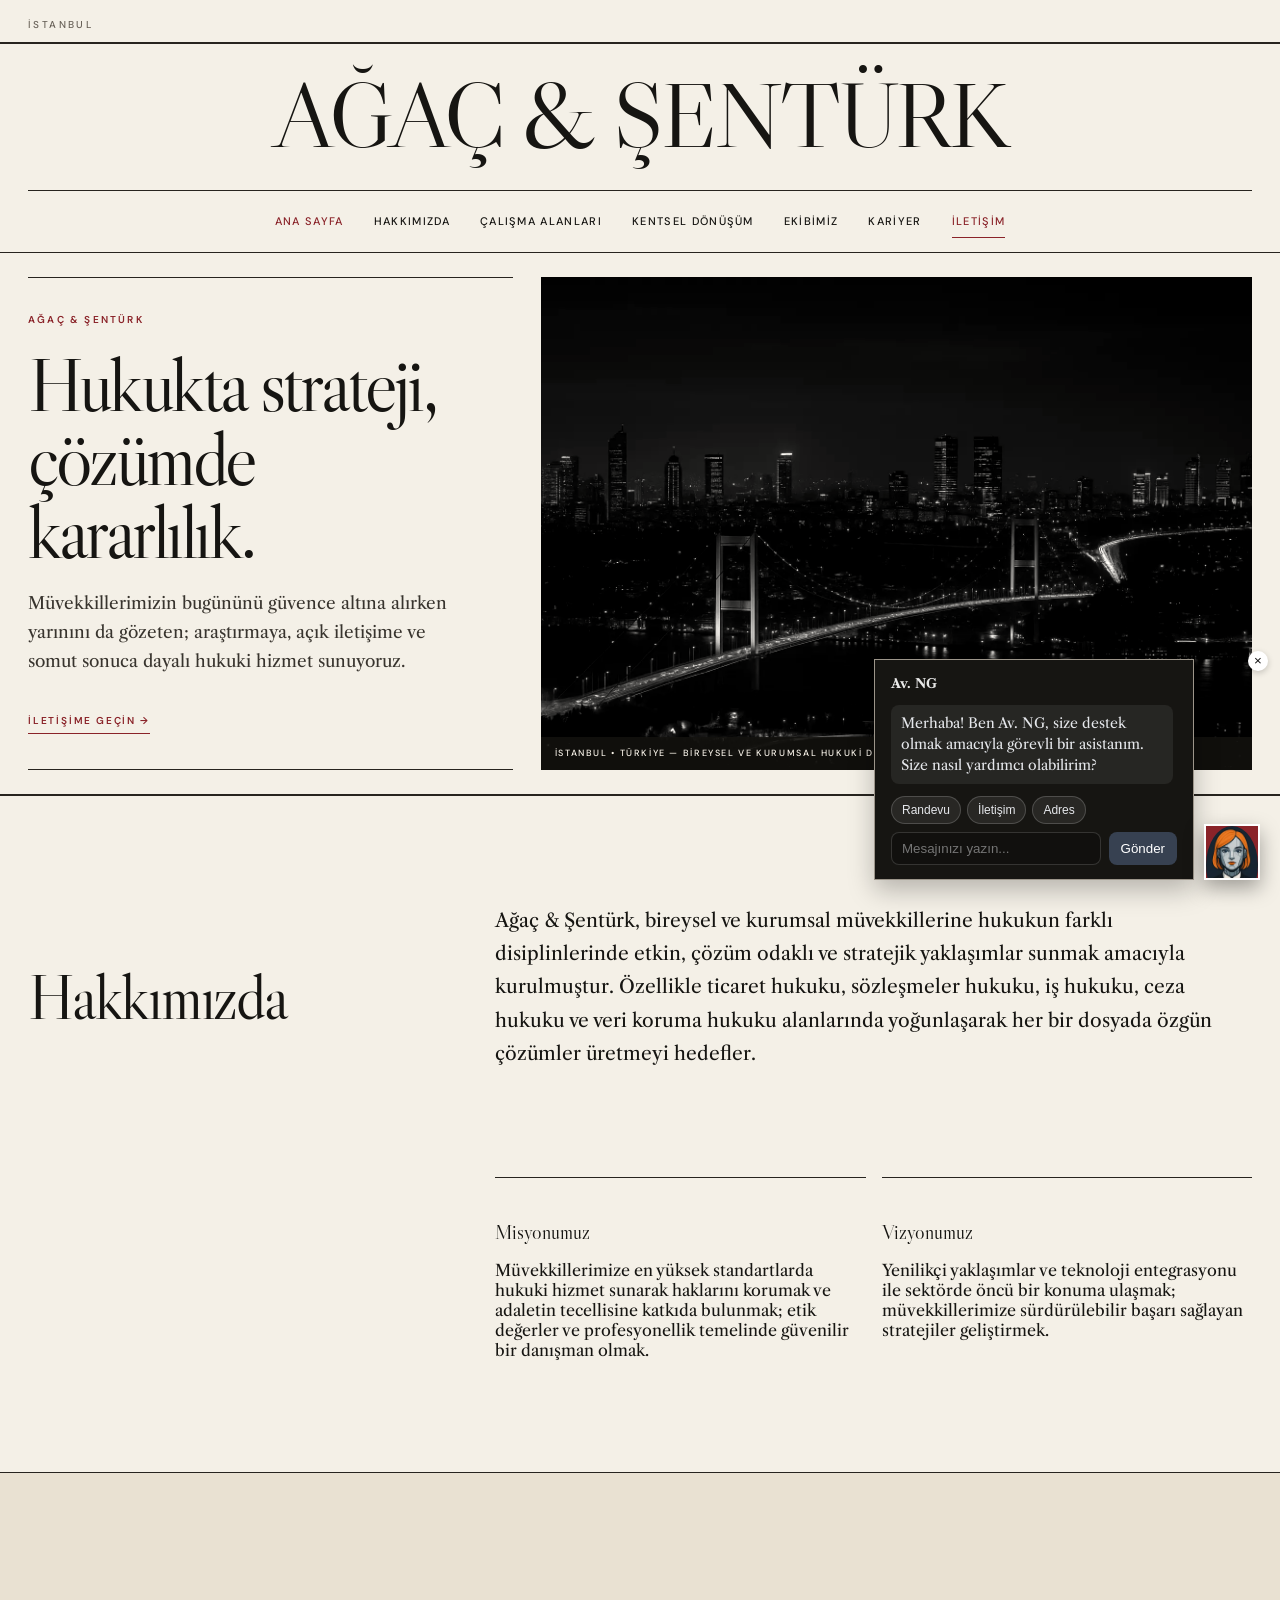
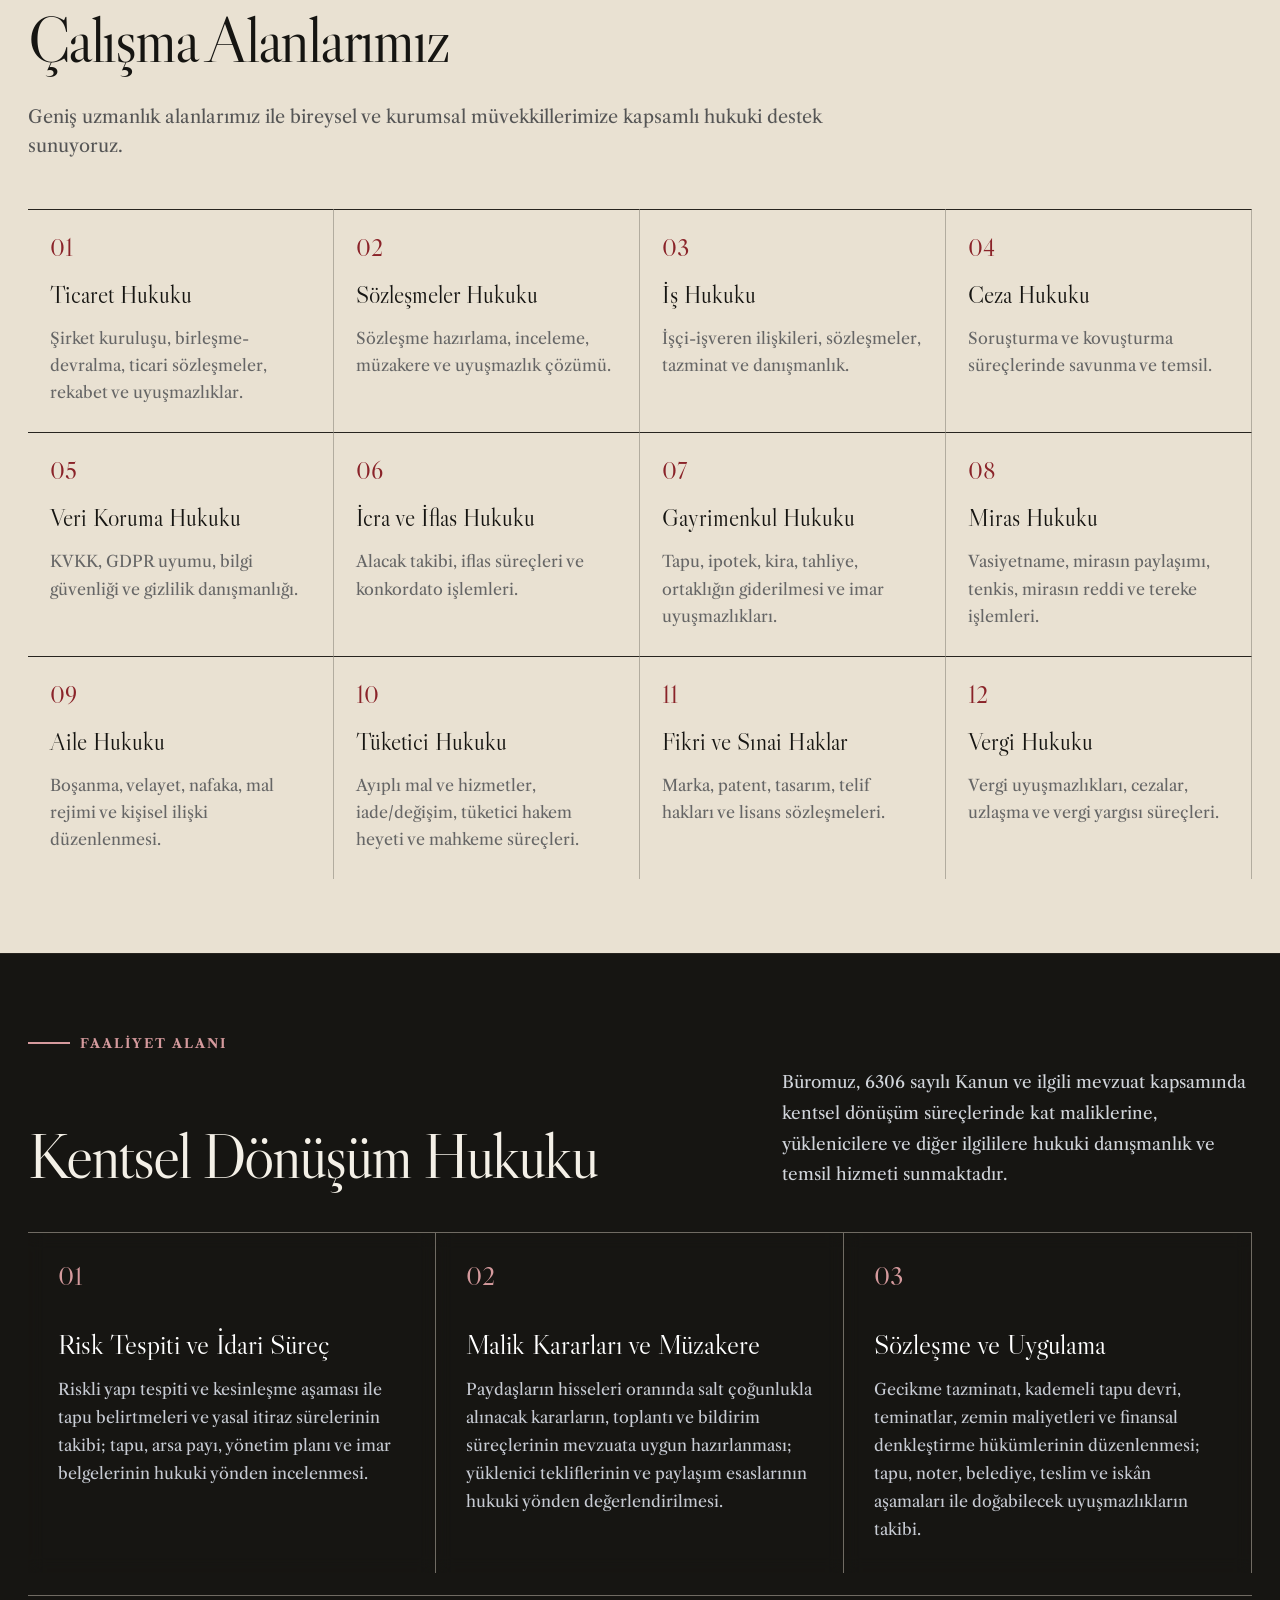
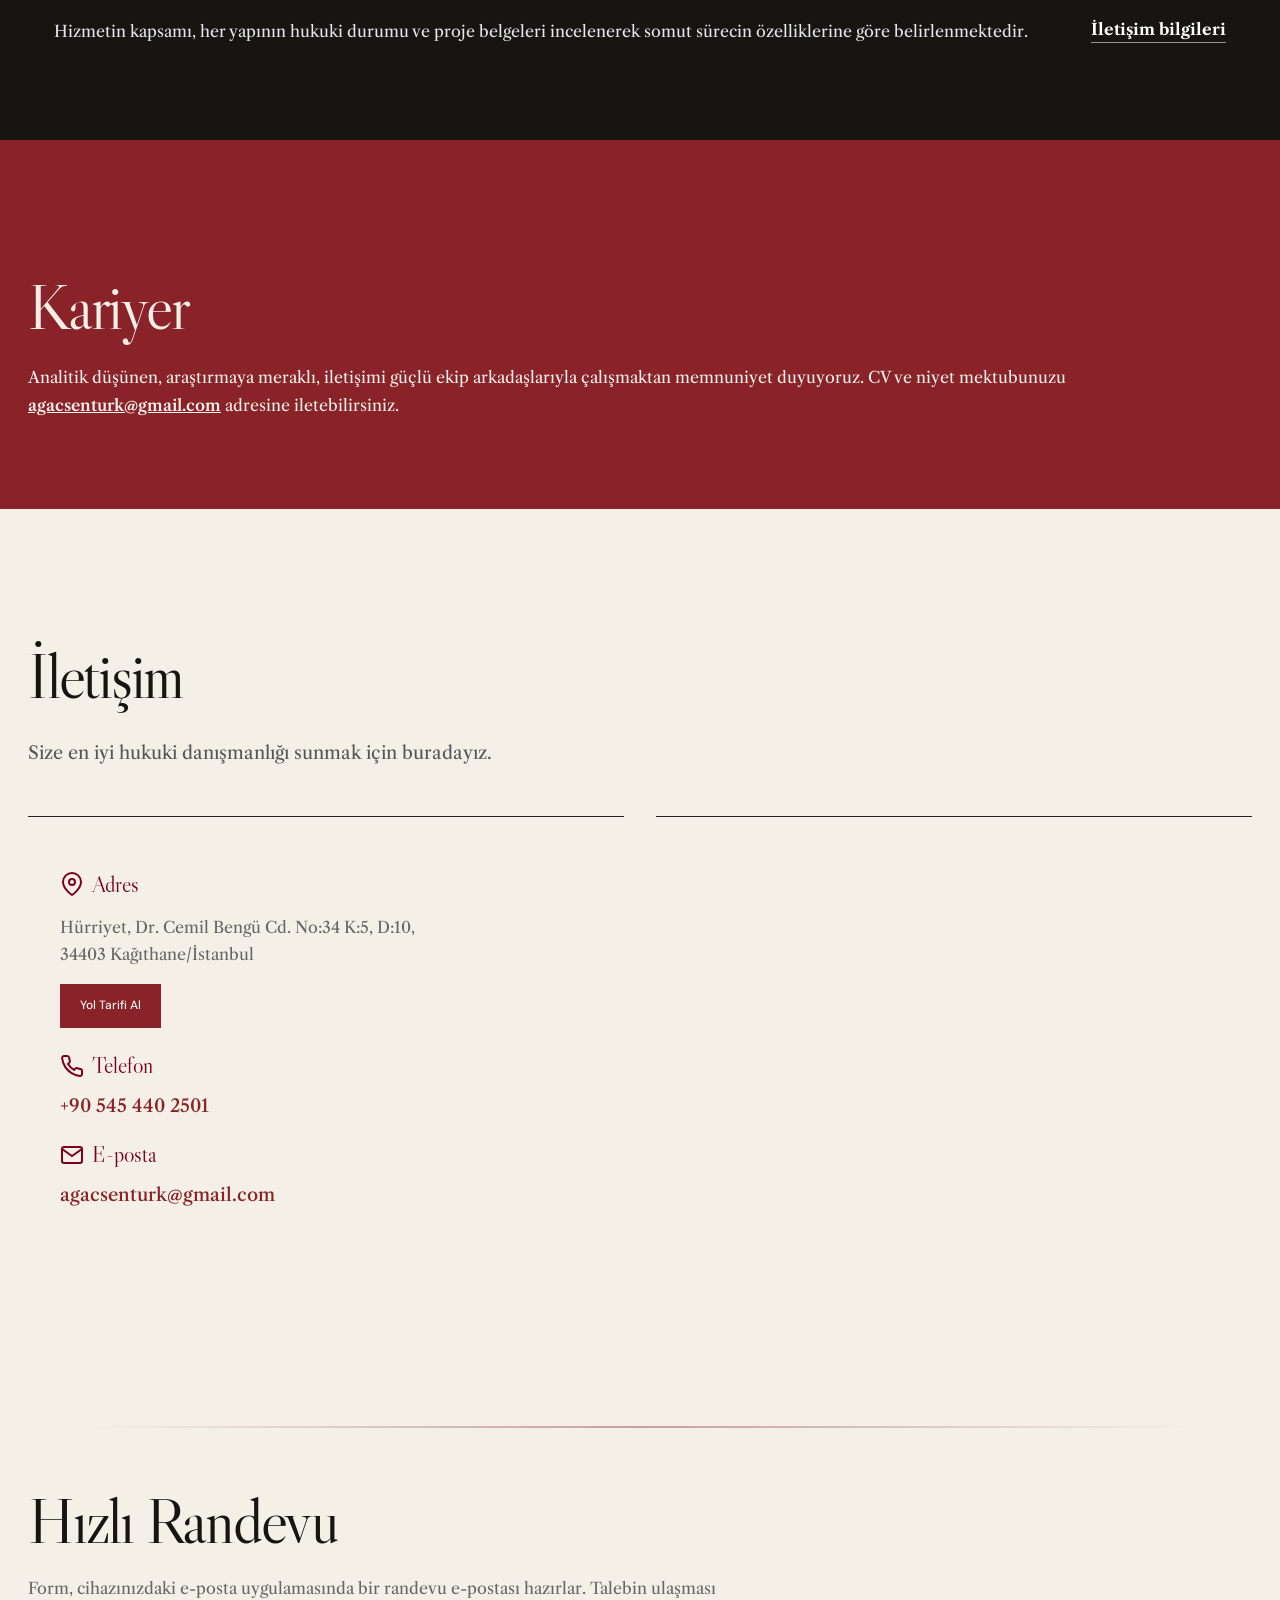
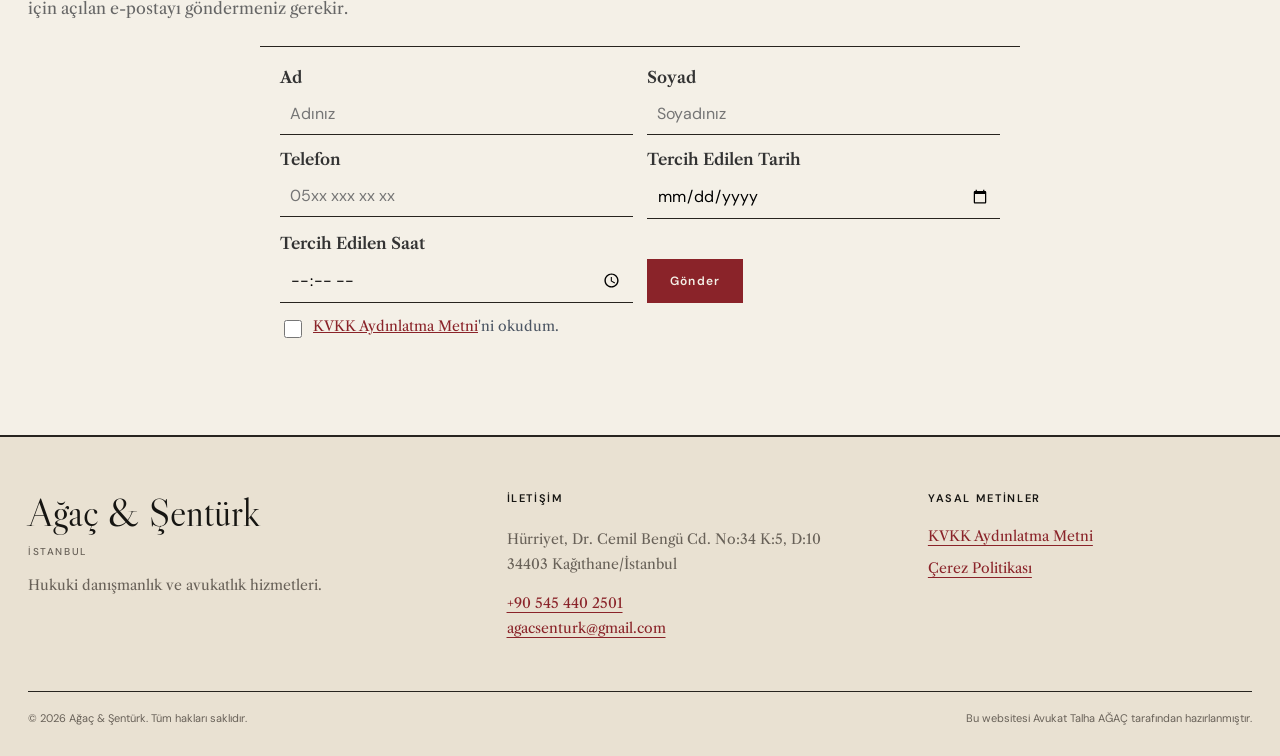
<file: index.html>
<!DOCTYPE html>
<html lang="tr">
  <head>
    <meta charset="utf-8" />
    <meta name="viewport" content="width=device-width, initial-scale=1" />
    <title>Ağaç &amp; Şentürk</title>
    <meta name="description" content="Ağaç & Şentürk — Kurumsal, güvenilir ve sonuç odaklı hukuki danışmanlık." />
    <link rel="canonical" href="https://agacsenturk.com/" />
    <link rel="icon" href="assets/favicon.svg" type="image/svg+xml" />
    <meta property="og:title" content="Ağaç &amp; Şentürk" />
    <meta property="og:description" content="Kurumsal, güvenilir ve sonuç odaklı hukuki danışmanlık." />
    <meta property="og:type" content="website" />
    <meta property="og:url" content="https://agacsenturk.com/" />
    <meta property="og:image" content="https://agacsenturk.com/assets/logo.png" />
    <link rel="icon" type="image/svg+xml" href="assets/favicon.svg" />
    <link rel="alternate icon" href="assets/favicon.svg" />
    <meta name="theme-color" content="#7A001F" />
    <style>
      :root {
        --burgundy: #7A001F;
        --black: #0B0B0B;
        --metallic: #A7A9AC;
        --light: #F3F4F6;
        --white: #ffffff;
        --darkblue: #000814;
      }
      * { box-sizing: border-box; }
      html {
        scroll-behavior: smooth;
      }
      body { 
        margin: 0; 
        font-family: ui-sans-serif, system-ui, -apple-system, Segoe UI, Roboto, Helvetica, Arial, "Apple Color Emoji", "Segoe UI Emoji"; 
        color: var(--black);
        background: #0b0b0b; /* iOS sabit arka plan uyumluluğu için düz renk yedek */
        position: relative;
        overflow-x: hidden;
      }
      /* iOS ve mobilde fixed arka plan uyumluluğu için ayrı katman */
      .bg-cover { position: fixed; inset: 0; background: url('assets/site-background.webp') center/cover no-repeat; z-index: -2; -webkit-transform: translateZ(0); transform: translateZ(0); }
      /* Arka plan overlay kaldırıldı */
      main {
        position: relative;
        z-index: 1;
      }
      .container { max-width: 1200px; margin: 0 auto; padding: 0 16px; }
      header { 
        position: sticky; 
        top: 0; 
        z-index: 50; 
        background: var(--white); 
        border-bottom: 1px solid var(--metallic);
      }
      header .row { height: 64px; display: flex; align-items: center; justify-content: space-between; }
      .menu-btn { display:none; background:transparent; border:0; padding:8px; cursor:pointer; }
      .menu-btn span { display:block; width:22px; height:2px; background:#222; margin:5px 0; transition:.2s; }
      header nav a { text-decoration: none; color: var(--black); margin-left: 18px; font-size: 14px; font-weight: 600; }
      header nav a.burgundy { color: var(--burgundy); }
      header nav a.contact-btn { background: var(--black); color: var(--white); padding: 8px 16px; border-radius: 20px; }
      header nav a.blogs-btn { background: var(--darkblue); color: var(--white); padding: 8px 16px; border-radius: 20px; margin-left: 18px; }
      .hero { 
        background: linear-gradient(135deg, rgba(11,11,11,.65) 0%, rgba(122,0,31,.55) 50%, rgba(11,11,11,.65) 100%); 
        color: var(--white);
        min-height: 100vh;
        display: flex;
        align-items: center;
        justify-content: center;
        position: relative;
      }
      .hero .wrap { 
        text-align: center;
        width: 100%;
      }
      .btn { display: inline-block; padding: 12px 20px; border-radius: 6px; text-decoration: none; font-weight: 600; }
      .btn-primary { background: var(--white); color: var(--black); }
      .btn-outline { background: transparent; color: var(--white); border: 1px solid var(--white); }
      h1, h2 { letter-spacing: .5px; }
      section { padding: 64px 0; }
      .grid { display: grid; gap: 16px; }
      .grid-3 { grid-template-columns: repeat(auto-fit, minmax(240px, 1fr)); }
      .card { background: var(--white); border: 1px solid var(--metallic); border-radius: 10px; padding: 18px; }
      .muted { color: #4B5563; }
      .muted-2 { color: #6B7280; }
      footer { background: var(--black); color: var(--white); }
      .logo { height: 36px; object-fit: contain; mix-blend-mode: multiply; }
      .footer-logo { height: 28px; object-fit: contain; mix-blend-mode: multiply; filter: grayscale(20%); }
      /* Bölüm ayırıcı */
      .section-sep { height:2px; background: linear-gradient(to right, rgba(0,0,0,0), rgba(122,0,31,.35), rgba(0,0,0,0)); max-width: 1100px; margin: 0 auto 24px; border-radius:2px }

      /* Kentsel dönüşüm faaliyet alanı */
      .urban-renewal {
        position: relative;
        overflow: hidden;
        color: var(--white);
        background:
          radial-gradient(circle at 88% 10%, rgba(122,0,31,.42), transparent 34%),
          linear-gradient(145deg, #07090d 0%, #111827 58%, #240711 100%);
      }
      .urban-renewal::before {
        content: "";
        position: absolute;
        inset: 0;
        pointer-events: none;
        background-image:
          linear-gradient(rgba(255,255,255,.025) 1px, transparent 1px),
          linear-gradient(90deg, rgba(255,255,255,.025) 1px, transparent 1px);
        background-size: 44px 44px;
        mask-image: linear-gradient(to bottom, rgba(0,0,0,.9), transparent 85%);
      }
      .urban-renewal .container { position: relative; }
      .urban-kicker {
        display: inline-flex;
        align-items: center;
        gap: 10px;
        margin-bottom: 16px;
        color: #e4c7cf;
        font-size: 13px;
        font-weight: 750;
        letter-spacing: 2px;
        text-transform: uppercase;
      }
      .urban-kicker::before { content: ""; width: 42px; height: 2px; background: #b94b68; }
      .urban-lead {
        display: grid;
        grid-template-columns: minmax(0, 1.2fr) minmax(280px, .8fr);
        gap: 48px;
        align-items: end;
        margin-bottom: 42px;
      }
      .urban-lead h2 { margin: 0; font-size: clamp(34px, 5vw, 56px); line-height: 1.08; }
      .urban-lead p { margin: 0; color: #d1d5db; font-size: 17px; line-height: 1.8; }
      .urban-services {
        display: grid;
        grid-template-columns: repeat(3, minmax(0, 1fr));
        gap: 18px;
      }
      .urban-service {
        min-height: 250px;
        padding: 28px;
        border: 1px solid rgba(255,255,255,.13);
        border-radius: 14px;
        background: rgba(255,255,255,.055);
        box-shadow: 0 18px 45px rgba(0,0,0,.18);
        backdrop-filter: blur(8px);
      }
      .urban-service .number {
        display: grid;
        place-items: center;
        width: 40px;
        height: 40px;
        margin-bottom: 24px;
        border: 1px solid rgba(255,255,255,.24);
        border-radius: 50%;
        color: #f2d8df;
        font-size: 13px;
        font-weight: 800;
      }
      .urban-service h3 { margin: 0 0 14px; color: #fff; font-size: 21px; }
      .urban-service p { margin: 0; color: #c7cbd3; line-height: 1.75; }
      .urban-note {
        display: flex;
        align-items: center;
        justify-content: space-between;
        gap: 24px;
        margin-top: 22px;
        padding: 22px 26px;
        border-left: 3px solid #b94b68;
        background: rgba(255,255,255,.04);
      }
      .urban-note p { margin: 0; color: #e5e7eb; line-height: 1.65; }
      .urban-note a {
        flex: 0 0 auto;
        color: #fff;
        font-weight: 700;
        text-decoration: none;
        border-bottom: 1px solid rgba(255,255,255,.55);
        padding-bottom: 3px;
      }

      /* Mobil düzenler */
      @media (max-width: 768px) {
        .container { padding: 0 12px; }
        header .row { height: 56px; }
        .menu-btn { display:inline-block; }
        header nav { 
          position: fixed; 
          top: 56px; 
          left: 0; 
          right: 0; 
          background: var(--white); 
          border-bottom: 1px solid var(--metallic); 
          display: none; 
          flex-direction: column; 
          padding: 12px 16px; 
        }
        header nav.show { display:flex; }
        header nav a { margin: 10px 0; padding: 8px 0; }
        header nav a.contact-btn { align-self:flex-start; border-radius: 8px; }

        .hero { min-height: 78vh; }
        .btn { padding: 10px 16px; }

        section { padding: 40px 0; }
        .grid-3 { grid-template-columns: 1fr; }
        #calisma-alanlari .container > div[style^="display:grid"] { grid-template-columns: 1fr !important; }
        #iletisim .container > div[style^="display:grid"] { grid-template-columns: 1fr !important; }
        .urban-lead { grid-template-columns: 1fr; gap: 18px; margin-bottom: 30px; }
        .urban-services { grid-template-columns: 1fr; }
        .urban-service { min-height: 0; padding: 24px; }
        .urban-note { align-items: flex-start; flex-direction: column; }

        footer .container > div { flex-direction: column !important; gap: 20px; }
        footer .container > div > div { flex: 1 1 auto !important; width: 100%; }

        /* Chatbot mobil düzeni */
        .chatbot-wrap { right: 12px; bottom: 12px; }
        .chatbot-fab { width: 48px; height: 48px; }
        .chatbot-bubble { max-width: calc(100vw - 96px); font-size: 13px; padding: 12px; }
        .chatbot-msgs { max-height: 160px; }
        .chatbot-send { padding: 8px 10px; }

        /* Hızlı randevu mobil düzeni */
        #randevuForm { grid-template-columns: 1fr !important; gap: 10px !important; padding: 16px !important; }
        #randevuForm button { width: 100%; }
      }
      /* Chatbot */
      .chatbot-wrap { position: fixed; right: 20px; bottom: 20px; z-index: 9999; display: flex; align-items: flex-end; gap: 10px; }
      .chatbot-bubble { background: var(--darkblue); color: #fff; padding: 14px 16px; border-radius: 12px 12px 12px 0; max-width: 320px; box-shadow: 0 10px 24px rgba(0,0,0,.25); font-size: 14px; line-height: 1.5; }
      .chatbot-bubble strong { display:block; margin-bottom:6px; font-size: 13px; letter-spacing:.2px; opacity:.9 }
      .chatbot-msgs { max-height: 220px; overflow:auto; padding-right: 4px; scrollbar-color: rgba(255,255,255,.25) transparent; }
      .chatbot-msgs::-webkit-scrollbar { width: 8px; }
      .chatbot-msgs::-webkit-scrollbar-track { background: rgba(255,255,255,.06); border-radius: 8px; }
      .chatbot-msgs::-webkit-scrollbar-thumb { background: rgba(255,255,255,.25); border-radius: 8px; }
      .chatbot-msgs::-webkit-scrollbar-thumb:hover { background: rgba(255,255,255,.35); }
      .chatbot-msg { margin: 0 0 10px; color:#E5E7EB; white-space: pre-line; }
      .chatbot-reply { background: rgba(255,255,255,.07); padding:8px 10px; border-radius: 8px; margin: 6px 0; }
      .chatbot-user { background: rgba(255,255,255,.14); padding:8px 10px; border-radius: 8px; margin: 6px 0; text-align: right; color:#FFF; }
      .chatbot-form { display:flex; gap:8px; margin-top:8px }
      .chatbot-input { flex:1; padding:8px 10px; border-radius:8px; border:1px solid rgba(255,255,255,.15); background:rgba(0,0,0,.2); color:#fff; outline:none }
      .chatbot-send { padding:8px 12px; border-radius:8px; border:0; background:#374151; color:#fff; cursor:pointer }
      .chatbot-quick { display:flex; flex-wrap:wrap; gap:6px; margin:6px 0 2px }
      .chatbot-chip { background: rgba(255,255,255,.08); border:1px solid rgba(255,255,255,.18); color:#E5E7EB; padding:6px 10px; border-radius:999px; cursor:pointer; font-size:12px }
      .chatbot-close { position:absolute; top:-8px; right:-8px; background:#fff; color:#111; border:0; width:20px; height:20px; border-radius:50%; cursor:pointer; box-shadow:0 2px 6px rgba(0,0,0,.2) }
      .chatbot-fab { width: 56px; height: 56px; border-radius: 50%; border: 2px solid #fff; background: #0b0b0b; display: grid; place-items:center; box-shadow: 0 8px 20px rgba(0,0,0,.35); cursor: pointer; padding:0; overflow:hidden }
      .chatbot-fab img { width:100%; height:100%; object-fit: cover; border-radius: 50%; display:block }
      .chatbot-initials { display:none; width:100%; height:100%; border-radius:50%; background:#111827; color:#fff; font-weight:700; font-size:12px; letter-spacing:.5px; align-items:center; justify-content:center }
      @media (max-width:480px){ .chatbot-bubble{ max-width:220px; font-size:13px } }
      @media (min-width: 769px) and (max-width: 1120px) {
        header nav a { margin-left: 10px; font-size: 12px; }
        header nav a.contact-btn,
        header nav a.blogs-btn { padding: 7px 10px; }
      }
      /* Çok küçük ekranlar (<=480px) */
      @media (max-width: 480px) {
        .logo { height: 44px; }
        .menu-btn span { width: 20px; }
        section { padding: 28px 0; }
        .hero { min-height: 70vh; }
        .btn { padding: 9px 14px; font-size: 14px; }
        .urban-lead h2 { font-size: 32px; }
        .urban-lead p { font-size: 15px; }
        .urban-note { padding: 20px; }
      }
      /* Tablet ve üstü için ufak iyileştirme */
      @media (min-width: 1024px) {
        #calisma-alanlari .container > div[style^="display:grid"] { grid-template-columns: repeat(3, 1fr) !important; }
      }
      /* Hareket azalt tercihi */
      @media (prefers-reduced-motion: reduce) {
        * { transition: none !important; animation: none !important; }
      }
    </style>
    <link rel="stylesheet" href="assets/editorial.css" />
    <script type="application/ld+json">
      {
        "@context": "https://schema.org",
        "@type": "LegalService",
        "name": "Ağaç & Şentürk",
        "url": "https://agacsenturk.com/",
        "logo": "https://agacsenturk.com/assets/logo.png",
        "email": "agacsenturk@gmail.com",
        "address": {
          "@type": "PostalAddress",
          "streetAddress": "Hürriyet, Dr. Cemil Bengü Cd. No:34 K:5, D:10",
          "addressLocality": "Kağıthane",
          "postalCode": "34403",
          "addressCountry": "TR",
          "addressRegion": "İstanbul"
        },
        "telephone": "+90 545 440 2501"
      }
    </script>
  </head>
  <body>
    <div class="bg-cover" aria-hidden="true"></div>
    <a class="skip-link" href="#main-content">İçeriğe geç</a>
    <header class="site-header">
      <div class="container row">
        <a class="editorial-brand" href="index.html" aria-label="Ağaç ve Şentürk ana sayfa">
          <strong>Ağaç &amp; Şentürk</strong>
        </a>
        <button class="menu-btn" type="button" aria-label="Menüyü aç" aria-expanded="false" aria-controls="site-nav">
          <span aria-hidden="true">☰</span>
        </button>
        <nav id="site-nav" aria-label="Ana menü">
          <a href="index.html" aria-current="page">Ana Sayfa</a>
          <a href="index.html#hakkimizda">Hakkımızda</a>
          <a href="index.html#calisma-alanlari">Çalışma Alanları</a>
          <a href="index.html#kentsel-donusum">Kentsel Dönüşüm</a>
          <a href="avukatlar.html">Ekibimiz</a>
          <a href="index.html#kariyer">Kariyer</a>
          <a href="iletisim.html" class="contact-btn">İletişim</a>
        </nav>
      </div>
    </header>

    <main id="main-content">
      <section class="hero">
        <div class="container wrap editorial-hero">
          <div class="hero-copy">
            <span class="eyebrow">Ağaç &amp; Şentürk</span>
            <h1>Hukukta strateji,<br />çözümde kararlılık.</h1>
            <p class="hero-deck">Müvekkillerimizin bugününü güvence altına alırken yarınını da gözeten; araştırmaya, açık iletişime ve somut sonuca dayalı hukuki hizmet sunuyoruz.</p>
            <a href="#iletisim" class="btn btn-primary">İletişime geçin →</a>
          </div>
          <figure class="hero-media">
            <img src="assets/site-background.webp" alt="Gece İstanbul silüeti ve Boğaz Köprüsü" width="1536" height="1024" />
            <figcaption>İstanbul • Türkiye — Bireysel ve kurumsal hukuki danışmanlık</figcaption>
          </figure>
        </div>
      </section>

      <section id="hakkimizda">
        <div class="container">
          <h2 style="font-size:32px;font-weight:800;color:var(--white);margin-bottom:18px">Hakkımızda</h2>
          <p style="color:var(--white);line-height:1.7">Ağaç & Şentürk, bireysel ve kurumsal müvekkillerine hukukun farklı disiplinlerinde etkin, çözüm odaklı ve stratejik yaklaşımlar sunmak amacıyla kurulmuştur. Özellikle ticaret hukuku, sözleşmeler hukuku, iş hukuku, ceza hukuku ve veri koruma hukuku alanlarında yoğunlaşarak her bir dosyada özgün çözümler üretmeyi hedefler.</p>
          <div class="grid" style="grid-template-columns:repeat(auto-fit,minmax(260px,1fr));gap:16px;margin-top:28px">
            <div class="card">
              <h3 style="font-size:20px;font-weight:700;margin-bottom:8px">Misyonumuz</h3>
              <p class="muted">Müvekkillerimize en yüksek standartlarda hukuki hizmet sunarak haklarını korumak ve adaletin tecellisine katkıda bulunmak; etik değerler ve profesyonellik temelinde güvenilir bir danışman olmak.</p>
            </div>
            <div class="card">
              <h3 style="font-size:20px;font-weight:700;margin-bottom:8px">Vizyonumuz</h3>
              <p class="muted">Yenilikçi yaklaşımlar ve teknoloji entegrasyonu ile sektörde öncü bir konuma ulaşmak; müvekkillerimize sürdürülebilir başarı sağlayan stratejiler geliştirmek.</p>
            </div>
          </div>
        </div>
      </section>

      <section id="calisma-alanlari" style="background:linear-gradient(to bottom, #f8f9fa, #fff);padding:80px 0">
        <div class="container">
          <h2 style="font-size:38px;font-weight:800;color:var(--burgundy);margin-bottom:24px;text-align:center;letter-spacing:0.5px">
            Çalışma Alanlarımız
          </h2>
          <p style="text-align:center;max-width:800px;margin:0 auto 48px;color:#555;font-size:18px;line-height:1.6">
            Geniş uzmanlık alanlarımız ile bireysel ve kurumsal müvekkillerimize kapsamlı hukuki destek sunuyoruz.
          </p>
          <div style="display:grid;grid-template-columns:repeat(auto-fit, minmax(300px, 1fr));gap:24px;margin-top:20px">
            <div style="background:white;border-radius:12px;padding:32px;box-shadow:0 4px 20px rgba(0,0,0,0.05);transition:all 0.3s ease;border:1px solid rgba(122,0,31,0.1);position:relative;overflow:hidden">
              <div style="position:absolute;top:0;left:0;width:4px;height:100%;background:var(--burgundy)"></div>
              <h3 style="color:var(--burgundy);font-size:22px;margin:0 0 16px;font-weight:700">Ticaret Hukuku</h3>
              <p style="color:#666;line-height:1.7;margin:0">Şirket kuruluşu, birleşme-devralma, ticari sözleşmeler, rekabet ve uyuşmazlıklar.</p>
            </div>
            <div style="background:white;border-radius:12px;padding:32px;box-shadow:0 4px 20px rgba(0,0,0,0.05);transition:all 0.3s ease;border:1px solid rgba(122,0,31,0.1);position:relative;overflow:hidden">
              <div style="position:absolute;top:0;left:0;width:4px;height:100%;background:var(--burgundy)"></div>
              <h3 style="color:var(--burgundy);font-size:22px;margin:0 0 16px;font-weight:700">Sözleşmeler Hukuku</h3>
              <p style="color:#666;line-height:1.7;margin:0">Sözleşme hazırlama, inceleme, müzakere ve uyuşmazlık çözümü.</p>
            </div>
            <div style="background:white;border-radius:12px;padding:32px;box-shadow:0 4px 20px rgba(0,0,0,0.05);transition:all 0.3s ease;border:1px solid rgba(122,0,31,0.1);position:relative;overflow:hidden">
              <div style="position:absolute;top:0;left:0;width:4px;height:100%;background:var(--burgundy)"></div>
              <h3 style="color:var(--burgundy);font-size:22px;margin:0 0 16px;font-weight:700">İş Hukuku</h3>
              <p style="color:#666;line-height:1.7;margin:0">İşçi-işveren ilişkileri, sözleşmeler, tazminat ve danışmanlık.</p>
            </div>
            <div style="background:white;border-radius:12px;padding:32px;box-shadow:0 4px 20px rgba(0,0,0,0.05);transition:all 0.3s ease;border:1px solid rgba(122,0,31,0.1);position:relative;overflow:hidden">
              <div style="position:absolute;top:0;left:0;width:4px;height:100%;background:var(--burgundy)"></div>
              <h3 style="color:var(--burgundy);font-size:22px;margin:0 0 16px;font-weight:700">Ceza Hukuku</h3>
              <p style="color:#666;line-height:1.7;margin:0">Soruşturma ve kovuşturma süreçlerinde savunma ve temsil.</p>
            </div>
            <div style="background:white;border-radius:12px;padding:32px;box-shadow:0 4px 20px rgba(0,0,0,0.05);transition:all 0.3s ease;border:1px solid rgba(122,0,31,0.1);position:relative;overflow:hidden">
              <div style="position:absolute;top:0;left:0;width:4px;height:100%;background:var(--burgundy)"></div>
              <h3 style="color:var(--burgundy);font-size:22px;margin:0 0 16px;font-weight:700">Veri Koruma Hukuku</h3>
              <p style="color:#666;line-height:1.7;margin:0">KVKK, GDPR uyumu, bilgi güvenliği ve gizlilik danışmanlığı.</p>
            </div>
            <div style="background:white;border-radius:12px;padding:32px;box-shadow:0 4px 20px rgba(0,0,0,0.05);transition:all 0.3s ease;border:1px solid rgba(122,0,31,0.1);position:relative;overflow:hidden">
              <div style="position:absolute;top:0;left:0;width:4px;height:100%;background:var(--burgundy)"></div>
              <h3 style="color:var(--burgundy);font-size:22px;margin:0 0 16px;font-weight:700">İcra ve İflas Hukuku</h3>
              <p style="color:#666;line-height:1.7;margin:0">Alacak takibi, iflas süreçleri ve konkordato işlemleri.</p>
            </div>
            <div style="background:white;border-radius:12px;padding:32px;box-shadow:0 4px 20px rgba(0,0,0,0.05);transition:all 0.3s ease;border:1px solid rgba(122,0,31,0.1);position:relative;overflow:hidden">
              <div style="position:absolute;top:0;left:0;width:4px;height:100%;background:var(--burgundy)"></div>
              <h3 style="color:var(--burgundy);font-size:22px;margin:0 0 16px;font-weight:700">Gayrimenkul Hukuku</h3>
              <p style="color:#666;line-height:1.7;margin:0">Tapu, ipotek, kira, tahliye, ortaklığın giderilmesi ve imar uyuşmazlıkları.</p>
            </div>
            <div style="background:white;border-radius:12px;padding:32px;box-shadow:0 4px 20px rgba(0,0,0,0.05);transition:all 0.3s ease;border:1px solid rgba(122,0,31,0.1);position:relative;overflow:hidden">
              <div style="position:absolute;top:0;left:0;width:4px;height:100%;background:var(--burgundy)"></div>
              <h3 style="color:var(--burgundy);font-size:22px;margin:0 0 16px;font-weight:700">Miras Hukuku</h3>
              <p style="color:#666;line-height:1.7;margin:0">Vasiyetname, mirasın paylaşımı, tenkis, mirasın reddi ve tereke işlemleri.</p>
            </div>
            <div style="background:white;border-radius:12px;padding:32px;box-shadow:0 4px 20px rgba(0,0,0,0.05);transition:all 0.3s ease;border:1px solid rgba(122,0,31,0.1);position:relative;overflow:hidden">
              <div style="position:absolute;top:0;left:0;width:4px;height:100%;background:var(--burgundy)"></div>
              <h3 style="color:var(--burgundy);font-size:22px;margin:0 0 16px;font-weight:700">Aile Hukuku</h3>
              <p style="color:#666;line-height:1.7;margin:0">Boşanma, velayet, nafaka, mal rejimi ve kişisel ilişki düzenlenmesi.</p>
            </div>
            <div style="background:white;border-radius:12px;padding:32px;box-shadow:0 4px 20px rgba(0,0,0,0.05);transition:all 0.3s ease;border:1px solid rgba(122,0,31,0.1);position:relative;overflow:hidden">
              <div style="position:absolute;top:0;left:0;width:4px;height:100%;background:var(--burgundy)"></div>
              <h3 style="color:var(--burgundy);font-size:22px;margin:0 0 16px;font-weight:700">Tüketici Hukuku</h3>
              <p style="color:#666;line-height:1.7;margin:0">Ayıplı mal ve hizmetler, iade/değişim, tüketici hakem heyeti ve mahkeme süreçleri.</p>
            </div>
            <div style="background:white;border-radius:12px;padding:32px;box-shadow:0 4px 20px rgba(0,0,0,0.05);transition:all 0.3s ease;border:1px solid rgba(122,0,31,0.1);position:relative;overflow:hidden">
              <div style="position:absolute;top:0;left:0;width:4px;height:100%;background:var(--burgundy)"></div>
              <h3 style="color:var(--burgundy);font-size:22px;margin:0 0 16px;font-weight:700">Fikri ve Sınai Haklar</h3>
              <p style="color:#666;line-height:1.7;margin:0">Marka, patent, tasarım, telif hakları ve lisans sözleşmeleri.</p>
            </div>
            <div style="background:white;border-radius:12px;padding:32px;box-shadow:0 4px 20px rgba(0,0,0,0.05);transition:all 0.3s ease;border:1px solid rgba(122,0,31,0.1);position:relative;overflow:hidden">
              <div style="position:absolute;top:0;left:0;width:4px;height:100%;background:var(--burgundy)"></div>
              <h3 style="color:var(--burgundy);font-size:22px;margin:0 0 16px;font-weight:700">Vergi Hukuku</h3>
              <p style="color:#666;line-height:1.7;margin:0">Vergi uyuşmazlıkları, cezalar, uzlaşma ve vergi yargısı süreçleri.</p>
            </div>
          </div>
        </div>
      </section>

      <section id="kentsel-donusum" class="urban-renewal" aria-labelledby="kentsel-donusum-baslik">
        <div class="container">
          <span class="urban-kicker">Faaliyet Alanı</span>
          <div class="urban-lead">
            <h2 id="kentsel-donusum-baslik">Kentsel Dönüşüm Hukuku</h2>
            <p>
              Büromuz, 6306 sayılı Kanun ve ilgili mevzuat kapsamında kentsel dönüşüm
              süreçlerinde kat maliklerine, yüklenicilere ve diğer ilgililere hukuki
              danışmanlık ve temsil hizmeti sunmaktadır.
            </p>
          </div>

          <div class="urban-services">
            <article class="urban-service">
              <span class="number" aria-hidden="true">01</span>
              <h3>Risk Tespiti ve İdari Süreç</h3>
              <p>
                Riskli yapı tespiti ve kesinleşme aşaması ile tapu belirtmeleri ve yasal
                itiraz sürelerinin takibi; tapu, arsa payı, yönetim planı ve imar
                belgelerinin hukuki yönden incelenmesi.
              </p>
            </article>

            <article class="urban-service">
              <span class="number" aria-hidden="true">02</span>
              <h3>Malik Kararları ve Müzakere</h3>
              <p>
                Paydaşların hisseleri oranında salt çoğunlukla alınacak kararların,
                toplantı ve bildirim süreçlerinin mevzuata uygun hazırlanması; yüklenici
                tekliflerinin ve paylaşım esaslarının hukuki yönden değerlendirilmesi.
              </p>
            </article>

            <article class="urban-service">
              <span class="number" aria-hidden="true">03</span>
              <h3>Sözleşme ve Uygulama</h3>
              <p>
                Gecikme tazminatı, kademeli tapu devri, teminatlar, zemin maliyetleri ve
                finansal denkleştirme hükümlerinin düzenlenmesi; tapu, noter, belediye,
                teslim ve iskân aşamaları ile doğabilecek uyuşmazlıkların takibi.
              </p>
            </article>
          </div>

          <div class="urban-note">
            <p>
              Hizmetin kapsamı, her yapının hukuki durumu ve proje belgeleri incelenerek
              somut sürecin özelliklerine göre belirlenmektedir.
            </p>
            <a href="#iletisim">İletişim bilgileri</a>
          </div>
        </div>
      </section>

      <section id="kariyer" style="background:linear-gradient(135deg, rgba(11,11,11,.8) 0%, rgba(122,0,31,.7) 60%, rgba(11,11,11,.8) 100%);color:var(--white);position:relative">
        <div class="container">
          <h2 style="font-size:32px;font-weight:800;color:var(--white);margin-bottom:18px">Kariyer</h2>
          <p style="color:var(--white);line-height:1.7">Analitik düşünen, araştırmaya meraklı, iletişimi güçlü ekip arkadaşlarıyla çalışmaktan memnuniyet duyuyoruz. CV ve niyet mektubunuzu <a href="mailto:agacsenturk@gmail.com" style="color:var(--white);font-weight:600;text-decoration:underline">agacsenturk@gmail.com</a> adresine iletebilirsiniz.</p>
        </div>
      </section>

      <section id="iletisim" style="padding:80px 0;background:linear-gradient(to bottom, #fff, #f8f9fa)">
        <div class="container">
          <h2 style="font-size:38px;font-weight:800;color:var(--burgundy);margin-bottom:24px;text-align:center;letter-spacing:0.5px">
            İletişim
          </h2>
          <p style="text-align:center;max-width:800px;margin:0 auto 48px;color:#555;font-size:18px;line-height:1.6">
            Size en iyi hukuki danışmanlığı sunmak için buradayız.
          </p>
          
          <div style="display:grid;grid-template-columns:1fr 1fr;gap:32px;margin-bottom:40px">
            <div style="background:white;border-radius:12px;padding:32px;box-shadow:0 4px 20px rgba(0,0,0,0.05);height:fit-content">
              <div style="margin-bottom:24px">
                <h3 style="font-size:22px;font-weight:700;color:var(--burgundy);margin-bottom:16px;display:flex;align-items:center;gap:8px">
                  <svg style="width:24px;height:24px" viewBox="0 0 24 24" fill="none" stroke="currentColor" stroke-width="2">
                    <path d="M21 10c0 7-9 13-9 13s-9-6-9-13a9 9 0 0 1 18 0z"></path>
                    <circle cx="12" cy="10" r="3"></circle>
                  </svg>
                  Adres
                </h3>
                <p style="color:#666;line-height:1.7;margin-bottom:16px">
                  Hürriyet, Dr. Cemil Bengü Cd. No:34 K:5, D:10,<br/>
                  34403 Kağıthane/İstanbul
                </p>
                <a href="https://www.google.com/maps/search/?api=1&query=A%C4%9Fa%C3%A7%20%26%20%C5%9Eent%C3%BCrk%2C%20Ka%C4%9F%C4%B1thane%2F%C4%B0stanbul"
                   target="_blank" rel="noopener" class="directions-link"
                   style="display:inline-block;padding:10px 20px;background:var(--burgundy);color:white;text-decoration:none;border-radius:6px;font-weight:500;transition:all 0.3s ease">
                  Yol Tarifi Al
                </a>
              </div>
              
              <div style="margin-bottom:24px">
                <h3 style="font-size:22px;font-weight:700;color:var(--burgundy);margin-bottom:16px;display:flex;align-items:center;gap:8px">
                  <svg style="width:24px;height:24px" viewBox="0 0 24 24" fill="none" stroke="currentColor" stroke-width="2">
                    <path d="M22 16.92v3a2 2 0 0 1-2.18 2 19.79 19.79 0 0 1-8.63-3.07 19.5 19.5 0 0 1-6-6 19.79 19.79 0 0 1-3.07-8.67A2 2 0 0 1 4.11 2h3a2 2 0 0 1 2 1.72 12.84 12.84 0 0 0 .7 2.81 2 2 0 0 1-.45 2.11L8.09 9.91a16 16 0 0 0 6 6l1.27-1.27a2 2 0 0 1 2.11-.45 12.84 12.84 0 0 0 2.81.7A2 2 0 0 1 22 16.92z"></path>
                  </svg>
                  Telefon
                </h3>
                <a href="tel:+905454402501" style="color:var(--burgundy);text-decoration:none;font-size:18px;font-weight:500">
                  +90 545 440 2501
                </a>
              </div>
              
              <div>
                <h3 style="font-size:22px;font-weight:700;color:var(--burgundy);margin-bottom:16px;display:flex;align-items:center;gap:8px">
                  <svg style="width:24px;height:24px" viewBox="0 0 24 24" fill="none" stroke="currentColor" stroke-width="2">
                    <path d="M4 4h16c1.1 0 2 .9 2 2v12c0 1.1-.9 2-2 2H4c-1.1 0-2-.9-2-2V6c0-1.1.9-2 2-2z"></path>
                    <polyline points="22,6 12,13 2,6"></polyline>
                  </svg>
                  E-posta
                </h3>
                <a href="mailto:agacsenturk@gmail.com" style="color:var(--burgundy);text-decoration:none;font-size:18px;font-weight:500">
                  agacsenturk@gmail.com
                </a>
              </div>
            </div>
            
            <div style="border-radius:12px;overflow:hidden;height:400px;box-shadow:0 4px 20px rgba(0,0,0,0.05)">
              <iframe
                title="Ağaç & Şentürk konumu"
                src="https://www.google.com/maps/embed?pb=!1m18!1m12!1m3!1d3007.5750478496386!2d28.974843!3d41.069821!2m3!1f0!2f0!3f0!3m2!1i1024!2i768!4f13.1!3m3!1m2!1s0x14cab71f13ca6e2f%3A0x84e6d1aa816b5237!2zSMO8cnJpeWV0LCBEci4gQ2VtaWwgQmVuZ8O8IENkLiBObzozNCwgMzQ0MDMgS2HEn8SxdGhhbmUvxLBzdGFuYnVs!5e0!3m2!1str!2str!4v1710101234567!5m2!1str!2str"
                width="100%" 
                height="100%" 
                style="border:0" 
                allowfullscreen="" 
                loading="lazy" 
                referrerpolicy="no-referrer-when-downgrade">
              </iframe>
            </div>
          </div>
        </div>
      </section>

      <!-- Hızlı Randevu - İletişimin hemen altında -->
      <section id="hizli-randevu" style="padding:60px 0;background:linear-gradient(to bottom, #f8f9fa, #fff)">
        <div class="container">
          <div class="section-sep" aria-hidden="true"></div>
          <h2 style="font-size:32px;font-weight:800;color:var(--burgundy);margin-bottom:18px;text-align:center">Hızlı Randevu</h2>
          <p style="text-align:center;max-width:720px;margin:0 auto 28px;color:#666">Form, cihazınızdaki e-posta uygulamasında bir randevu e-postası hazırlar. Talebin ulaşması için açılan e-postayı göndermeniz gerekir.</p>
          <form id="randevuForm" style="max-width:760px;margin:0 auto;display:grid;grid-template-columns:1fr 1fr;gap:14px;background:#fff;border:1px solid rgba(0,0,0,.08);border-radius:12px;padding:20px;box-shadow:0 6px 20px rgba(0,0,0,.05)">
            <div style="display:flex;flex-direction:column;gap:6px">
              <label for="ad" style="font-weight:600;color:#333">Ad</label>
              <input id="ad" name="Ad" type="text" required placeholder="Adınız" style="padding:10px;border:1px solid #e5e7eb;border-radius:8px" />
            </div>
            <div style="display:flex;flex-direction:column;gap:6px">
              <label for="soyad" style="font-weight:600;color:#333">Soyad</label>
              <input id="soyad" name="Soyad" type="text" required placeholder="Soyadınız" style="padding:10px;border:1px solid #e5e7eb;border-radius:8px" />
            </div>
            <div style="display:flex;flex-direction:column;gap:6px">
              <label for="telefon" style="font-weight:600;color:#333">Telefon</label>
              <input id="telefon" name="Telefon" type="tel" required placeholder="05xx xxx xx xx" style="padding:10px;border:1px solid #e5e7eb;border-radius:8px" />
            </div>
            <div style="display:flex;flex-direction:column;gap:6px">
              <label for="tarih" style="font-weight:600;color:#333">Tercih Edilen Tarih</label>
              <input id="tarih" name="Tarih" type="date" required style="padding:10px;border:1px solid #e5e7eb;border-radius:8px" />
            </div>
            <div style="display:flex;flex-direction:column;gap:6px">
              <label for="saat" style="font-weight:600;color:#333">Tercih Edilen Saat</label>
              <input id="saat" name="Saat" type="time" required style="padding:10px;border:1px solid #e5e7eb;border-radius:8px" />
            </div>
            <div style="display:flex;align-items:flex-end;gap:6px">
              <button id="randevuGonder" type="submit" class="button-solid">Gönder</button>
            </div>
            <label style="grid-column:1/-1;display:flex;gap:8px;align-items:flex-start;font-size:14px;color:#4b5563"><input type="checkbox" required style="margin-top:3px" /> <span><a href="kvkk-aydinlatma-metni.html" style="color:var(--burgundy)">KVKK Aydınlatma Metni</a>'ni okudum.</span></label>
            <p id="randevuSonuc" style="grid-column:1/-1;margin:6px 0 0;color:#166534;display:none">E-posta uygulamanız açıldı. Talebinizin ulaşması için e-postayı göndermeniz gerekir.</p>
          </form>
        </div>
      </section>
    </main>

    <footer class="site-footer">
      <div class="container">
        <div class="footer-grid">
          <div class="footer-identity">
            <a class="footer-brand" href="index.html">Ağaç &amp; Şentürk</a>
            <p class="footer-kicker">İstanbul</p>
            <p>Hukuki danışmanlık ve avukatlık hizmetleri.</p>
          </div>
          <div>
            <h2>İletişim</h2>
            <p>Hürriyet, Dr. Cemil Bengü Cd. No:34 K:5, D:10<br />34403 Kağıthane/İstanbul</p>
            <p><a href="tel:+905454402501">+90 545 440 2501</a><br /><a href="mailto:agacsenturk@gmail.com">agacsenturk@gmail.com</a></p>
          </div>
          <div>
            <h2>Yasal Metinler</h2>
            <ul class="footer-links">
              <li><a href="kvkk-aydinlatma-metni.html">KVKK Aydınlatma Metni</a></li>
              <li><a href="cerez-politikasi.html">Çerez Politikası</a></li>
            </ul>
          </div>
        </div>
        <div class="footer-bottom">
          <p>© <span id="y"></span> Ağaç &amp; Şentürk. Tüm hakları saklıdır.</p>
          <p>Bu websitesi Avukat Talha AĞAÇ tarafından hazırlanmıştır.</p>
        </div>
      </div>
    </footer>

    <!-- Chatbot - NG -->
    <div class="chatbot-wrap" id="ng-wrap" style="display:flex">
      <div class="chatbot-bubble" id="ng-bubble">
        <button class="chatbot-close" aria-label="Kapat" onclick="document.getElementById('ng-bubble').style.display='none'">×</button>
        <strong>Av. NG</strong>
        <div class="chatbot-msgs" id="ng-msgs">
          <p class="chatbot-msg chatbot-reply">Merhaba! Ben Av. NG, size destek olmak amacıyla görevli bir asistanım. Size nasıl yardımcı olabilirim?</p>
        </div>
        <div class="chatbot-quick" id="ng-quick">
          <button type="button" class="chatbot-chip" data-msg="Randevu almak istiyorum">Randevu</button>
          <button type="button" class="chatbot-chip" data-msg="Telefon ve e-posta bilginiz nedir?">İletişim</button>
          <button type="button" class="chatbot-chip" data-msg="Adresinizi paylaşır mısınız?">Adres</button>
        </div>
        <form class="chatbot-form" id="ng-form">
          <input class="chatbot-input" id="ng-input" type="text" placeholder="Mesajınızı yazın..." autocomplete="off" />
          <button class="chatbot-send" type="submit">Gönder</button>
        </form>
      </div>
      <button class="chatbot-fab" id="ng-fab" aria-label="Sohbeti aç/kapat">
        <img src="assets/av-ng.webp" alt="Av. NG" width="360" height="360" onerror="this.style.display='none'; this.previousElementSibling && (this.previousElementSibling.style.display='flex')">
        <span class="chatbot-initials">NG</span>
      </button>
    </div>

    <script>
      document.getElementById('y').textContent = new Date().getFullYear();
      
      // Header scroll effect
      window.addEventListener('scroll', function() {
        const header = document.querySelector('header');
        if (window.scrollY > 50) {
          header.classList.add('scrolled');
        } else {
          header.classList.remove('scrolled');
        }
      });

      // Mobile menu toggle
      const menuBtn = document.querySelector('.menu-btn');
      const nav = document.querySelector('header nav');
      function closeMenu() {
        nav.classList.remove('show');
        menuBtn.setAttribute('aria-expanded', 'false');
        menuBtn.setAttribute('aria-label', 'Menüyü aç');
      }
      menuBtn.addEventListener('click', () => {
        const open = nav.classList.toggle('show');
        menuBtn.setAttribute('aria-expanded', String(open));
        menuBtn.setAttribute('aria-label', open ? 'Menüyü kapat' : 'Menüyü aç');
      });
      nav.querySelectorAll('a').forEach(link => link.addEventListener('click', closeMenu));
      document.addEventListener('keydown', event => {
        if (event.key === 'Escape' && nav.classList.contains('show')) {
          closeMenu();
          menuBtn.focus();
        }
      });

      // Chatbot toggle
      const bubble = document.getElementById('ng-bubble');
      const fab = document.getElementById('ng-fab');
      fab.addEventListener('click', ()=>{
        bubble.style.display = (bubble.style.display === 'none') ? 'block' : 'none';
      });

      // Simple auto-reply form
      const form = document.getElementById('ng-form');
      const input = document.getElementById('ng-input');
      const msgs = document.getElementById('ng-msgs');
      const AUTO_REPLY = 'Bu konuda avukatlarımız ile iletişime geçmenizi öneriyorum.\nİletişim için: Telefon: +90 545 440 2501 - E-posta: agacsenturk@gmail.com\nVeya tüm hukuki sorunlarınıza çözüm bulmak amacıyla ofisimize Hürriyet, Dr. Cemil Bengü Cd. No:34 K:5, D:10,\n34403 Kağıthane/İstanbul adresinden ulaşabilirsiniz.';
      const MAPS_URL = 'https://www.google.com/maps/search/?api=1&query=A%C4%9Fa%C3%A7%20%26%20%C5%9Eent%C3%BCrk%2C%20Ka%C4%9F%C4%B1thane%2F%C4%B0stanbul';
      const MAP_REPLY = 'Adresimiz: Hürriyet, Dr. Cemil Bengü Cd. No:34 K:5, D:10, 34403 Kağıthane/İstanbul\n<a href="'+MAPS_URL+'" target="_blank" rel="noopener">Google Haritalar\'da Aç</a>';
      const CONTACT_REPLY = 'Telefon: +90 545 440 2501\nE-posta: agacsenturk@gmail.com';
      const HOURS_REPLY = 'Çalışma saatlerimiz: 09.00 - 18.00 saatleri arasındadır.';
      const WEEKEND_REPLY = 'Cumartesi günleri hukuki hizmet verebilmekteyiz.';
      function sendMessage(val){
        if(!val) return;
        const user = document.createElement('p');
        user.className = 'chatbot-msg chatbot-user';
        user.textContent = val;
        msgs.appendChild(user);
        // Otomatik yanıt
        const reply = document.createElement('p');
        reply.className = 'chatbot-msg chatbot-reply';
        if(/hafta sonu|haftasonu|pazar|cumartesi aç|cumartesi açık/i.test(val)) {
          reply.textContent = WEEKEND_REPLY;
        } else if(/çalışma saat|mesai/i.test(val)) {
          reply.textContent = HOURS_REPLY;
        } else if(/iletişim|randevu/i.test(val)) {
          reply.textContent = CONTACT_REPLY;
        } else if(/adres/i.test(val)) {
          reply.innerHTML = MAP_REPLY;
        } else {
          reply.innerHTML = AUTO_REPLY;
        }
        msgs.appendChild(reply);
        msgs.scrollTop = msgs.scrollHeight;
      }
      form.addEventListener('submit', function(e){
        e.preventDefault();
        const val = input.value.trim();
        input.value='';
        sendMessage(val);
      });
      document.querySelectorAll('#ng-quick .chatbot-chip').forEach(function(btn){
        btn.addEventListener('click', function(){
          sendMessage(this.getAttribute('data-msg'));
        });
      });

      // İletişim butonuna basınca sohbet balonunda iletişim bilgilerini göster
      function showContactReply(){
        bubble.style.display = 'block';
        const reply = document.createElement('p');
        reply.className = 'chatbot-msg chatbot-reply';
        reply.textContent = CONTACT_REPLY;
        msgs.appendChild(reply);
        msgs.scrollTop = msgs.scrollHeight;
      }
      document.querySelectorAll('.contact-btn').forEach(function(btn){
        btn.addEventListener('click', function(){
          showContactReply();
        });
      });

      // Hızlı Randevu formu — e-posta ile gönderim (mailto)
      const rForm = document.getElementById('randevuForm');
      if (rForm) {
        rForm.addEventListener('submit', function(e){
          e.preventDefault();
          const ad = document.getElementById('ad').value.trim();
          const soyad = document.getElementById('soyad').value.trim();
          const tel = document.getElementById('telefon').value.trim();
          const tarih = document.getElementById('tarih').value;
          const saat = document.getElementById('saat').value;
          const konu = encodeURIComponent('Hızlı Randevu Talebi');
          const icerik = encodeURIComponent(
            `Ad: ${ad}\nSoyad: ${soyad}\nTelefon: ${tel}\nTercih edilen tarih: ${tarih}\nTercih edilen saat: ${saat}`
          );
          // Kullanıcının mail istemcisini açarak e-posta oluşturur
          window.location.href = `mailto:agacsenturk@gmail.com?subject=${konu}&body=${icerik}`;
          const sonuc = document.getElementById('randevuSonuc');
          if (sonuc) { sonuc.style.display = 'block'; }
        });
      }
    </script>
  </body>
  </html>
</file>
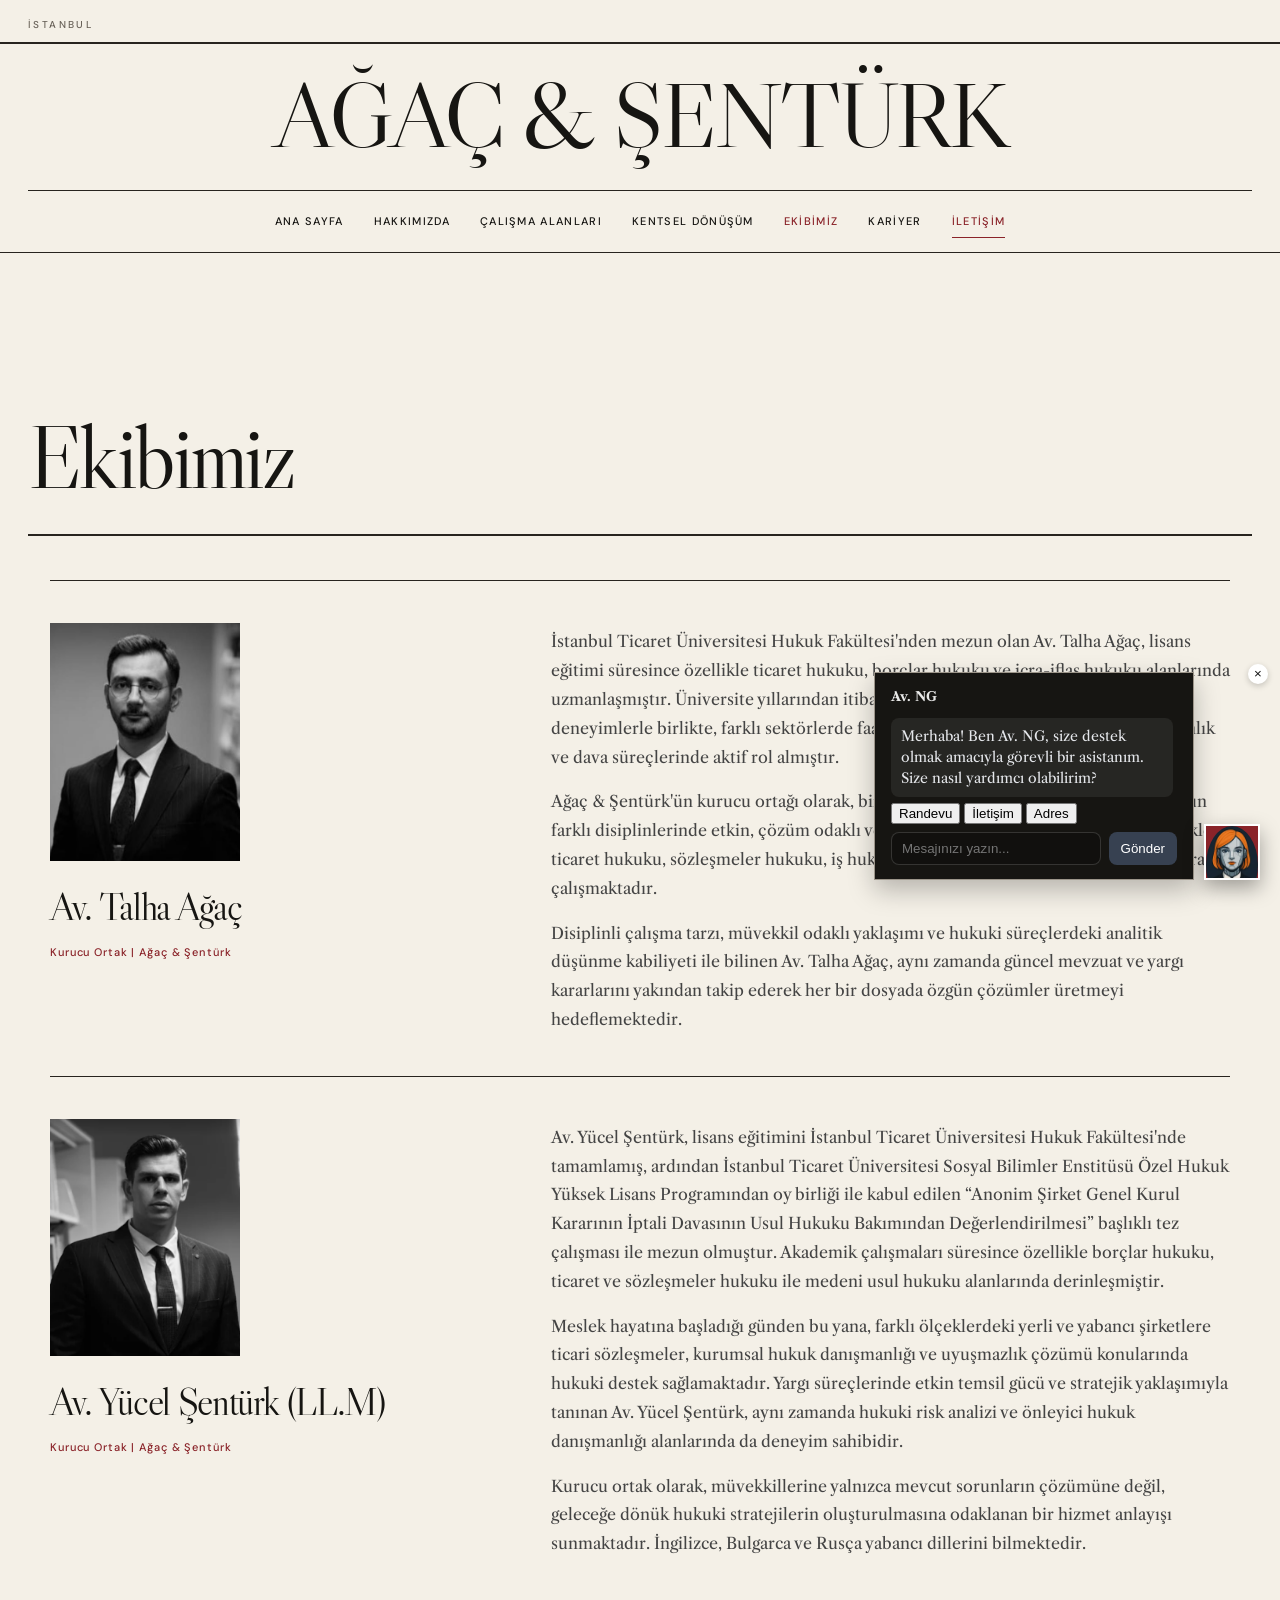
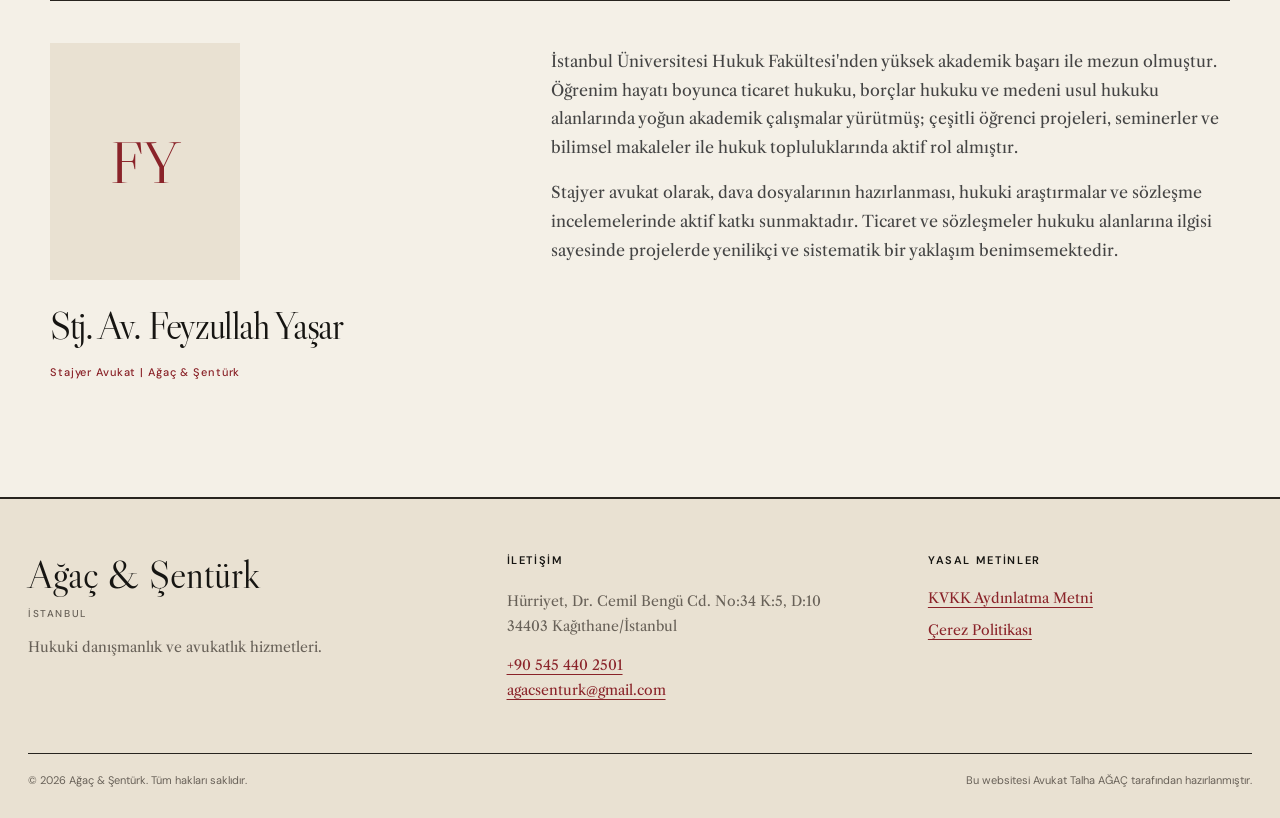
<file: avukatlar.html>
<!DOCTYPE html>
<html lang="tr">
  <head>
    <meta charset="utf-8" />
    <meta name="viewport" content="width=device-width, initial-scale=1" />
    <title>Avukatlarımız — Ağaç & Şentürk</title>
    <link rel="canonical" href="https://agacsenturk.com/avukatlar" />
    <link rel="icon" href="assets/favicon.svg" type="image/svg+xml" />
    <meta name="description" content="Ağaç & Şentürk — Avukatlarımız" />
    <meta property="og:title" content="Avukatlarımız — Ağaç & Şentürk" />
    <meta property="og:description" content="Ağaç & Şentürk — Avukatlarımız" />
    <meta property="og:type" content="website" />
    <meta property="og:url" content="https://agacsenturk.com/avukatlar" />
    <meta property="og:image" content="https://agacsenturk.com/assets/logo.png" />
    <style>
      :root { --burgundy:#7A001F; --black:#0B0B0B; --metallic:#A7A9AC; --light:#F3F4F6; --white:#fff; --darkblue:#000814 }
      body { 
        margin:0; 
        font-family: ui-sans-serif, system-ui, -apple-system, Segoe UI, Roboto, Helvetica, Arial; 
        color: var(--black);
        background: url('assets/site-background.webp') fixed;
        background-size: cover;
        background-position: center;
        position: relative;
      }
      /* Arka plan overlay kaldırıldı */
      main {
        position: relative;
        z-index: 1;
      }
      .container { max-width: 1100px; margin: 0 auto; padding: 0 16px; }
      header { position: sticky; top:0; z-index:50; background: var(--white); border-bottom:1px solid var(--metallic); }
      header .row { height:64px; display:flex; align-items:center; justify-content:space-between; }
      header nav a { text-decoration:none; color:var(--black); margin-left:18px; font-size:14px; font-weight:600; }
      header nav a.burgundy { color: var(--burgundy); }
      header nav a.contact-btn { background: var(--black); color: var(--white); padding: 8px 16px; border-radius: 20px; }
      header nav a.blogs-btn { background: var(--darkblue); color: var(--white); padding: 8px 16px; border-radius: 20px; }
      .menu-toggle { display:none; border:0; background:transparent; font-size:28px; cursor:pointer; padding:6px 10px; }
      .logo { height: 36px; object-fit: contain; mix-blend-mode: multiply; }
      h1,h2 { letter-spacing:.5px }
      section { padding: 48px 0; }
      .grid { display:grid; gap:16px; grid-template-columns:repeat(auto-fit,minmax(280px,1fr)); }
      .card { background: var(--white); border:1px solid var(--metallic); border-radius:10px; padding:18px; }
      .muted { color:#4B5563 }
      footer { background: var(--black); color: var(--white); }
      .footer-logo { height: 28px; object-fit: contain; mix-blend-mode: multiply; filter: grayscale(20%); }
      /* Chatbot */
      .chatbot-wrap { position: fixed; right: 20px; bottom: 20px; z-index: 9999; display: flex; align-items: flex-end; gap: 10px; }
      .chatbot-bubble { background: var(--darkblue); color: #fff; padding: 14px 16px; border-radius: 12px 12px 12px 0; max-width: 320px; box-shadow: 0 10px 24px rgba(0,0,0,.25); font-size: 14px; line-height: 1.5; }
      .chatbot-bubble strong { display:block; margin-bottom:6px; font-size: 13px; letter-spacing:.2px; opacity:.9 }
      .chatbot-msgs { max-height: 220px; overflow:auto; padding-right: 4px; scrollbar-color: rgba(255,255,255,.25) transparent; }
      .chatbot-msgs::-webkit-scrollbar { width: 8px; }
      .chatbot-msgs::-webkit-scrollbar-track { background: rgba(255,255,255,.06); border-radius: 8px; }
      .chatbot-msgs::-webkit-scrollbar-thumb { background: rgba(255,255,255,.25); border-radius: 8px; }
      .chatbot-msgs::-webkit-scrollbar-thumb:hover { background: rgba(255,255,255,.35); }
      .chatbot-msg { margin: 0 0 10px; color:#E5E7EB; white-space: pre-line; }
      .chatbot-reply { background: rgba(255,255,255,.07); padding:8px 10px; border-radius: 8px; margin: 6px 0; }
      .chatbot-user { background: rgba(255,255,255,.14); padding:8px 10px; border-radius: 8px; margin: 6px 0; text-align: right; color:#FFF; }
      .chatbot-fab { width: 56px; height: 56px; border-radius: 50%; border: 2px solid #fff; background: #0b0b0b; display: grid; place-items:center; box-shadow: 0 8px 20px rgba(0,0,0,.35); cursor: pointer; padding:0; overflow:hidden }
      .chatbot-fab img { width:100%; height:100%; object-fit: contain; border-radius: 50%; display:block }
      .chatbot-initials { display:none; width:100%; height:100%; border-radius:50%; background:#111827; color:#fff; font-weight:700; font-size:12px; letter-spacing:.5px; align-items:center; justify-content:center }
      .chatbot-close { position:absolute; top:-8px; right:-8px; background:#fff; color:#111; border:0; width:20px; height:20px; border-radius:50%; cursor:pointer; box-shadow:0 2px 6px rgba(0,0,0,.2) }
      .chatbot-form { display:flex; gap:8px; margin-top:8px }
      .chatbot-input { flex:1; padding:8px 10px; border-radius:8px; border:1px solid rgba(255,255,255,.15); background:rgba(0,0,0,.2); color:#fff; outline:none }
      .chatbot-send { padding:8px 12px; border-radius:8px; border:0; background:#374151; color:#fff; cursor:pointer }
      @media (max-width: 760px) {
        .menu-toggle { display:block; }
        header nav { display:none; position:absolute; top:64px; left:0; right:0; padding:12px 16px 18px; background:#fff; border-bottom:1px solid var(--metallic); box-shadow:0 8px 16px rgba(0,0,0,.12); }
        header nav.open { display:flex; flex-direction:column; gap:4px; }
        header nav a { margin:0; padding:11px 8px; }
        .chatbot-bubble { max-width:calc(100vw - 110px); }
      }
    </style>
    <link rel="stylesheet" href="assets/editorial.css" />
  </head>
  <body>
    <a class="skip-link" href="#main-content">İçeriğe geç</a>
    <header class="site-header">
      <div class="container row">
        <a class="editorial-brand" href="index.html" aria-label="Ağaç ve Şentürk ana sayfa">
          <strong>Ağaç &amp; Şentürk</strong>
        </a>
        <button class="menu-toggle" type="button" aria-label="Menüyü aç" aria-expanded="false" aria-controls="site-nav">
          <span aria-hidden="true">☰</span>
        </button>
        <nav id="site-nav" aria-label="Ana menü">
          <a href="index.html">Ana Sayfa</a>
          <a href="index.html#hakkimizda">Hakkımızda</a>
          <a href="index.html#calisma-alanlari">Çalışma Alanları</a>
          <a href="index.html#kentsel-donusum">Kentsel Dönüşüm</a>
          <a href="avukatlar.html" aria-current="page">Ekibimiz</a>
          <a href="index.html#kariyer">Kariyer</a>
          <a href="iletisim.html" class="contact-btn">İletişim</a>
        </nav>
      </div>
    </header>

    <main id="main-content">
      <section>
        <div class="container">
          <h1 style="font-size:32px;font-weight:800;color:var(--white);margin-bottom:18px;text-align:center">Ekibimiz</h1>
          <div class="team-list">
            <!-- Av. Talha Ağaç -->
            <div class="team-profile">
              <div class="profile-heading">
                <div class="profile-portrait-wrap">
                  <div class="profile-portrait">
                    <img src="assets/TA3G.jpg" alt="Av. Talha Ağaç" loading="lazy" />
                  </div>
                </div>
                <div class="profile-title">
                  <h2>Av. Talha Ağaç</h2>
                  <p class="profile-role">Kurucu Ortak | Ağaç & Şentürk</p>
                </div>
              </div>
              <div class="profile-bio">
                <p style="color:#444;line-height:1.8;margin:0 0 16px">İstanbul Ticaret Üniversitesi Hukuk Fakültesi'nden mezun olan Av. Talha Ağaç, lisans eğitimi süresince özellikle ticaret hukuku, borçlar hukuku ve icra-iflas hukuku alanlarında uzmanlaşmıştır. Üniversite yıllarından itibaren çeşitli hukuk bürolarında edindiği deneyimlerle birlikte, farklı sektörlerde faaliyet gösteren şirketlere yönelik danışmanlık ve dava süreçlerinde aktif rol almıştır.</p>
                <p style="color:#444;line-height:1.8;margin:16px 0">Ağaç & Şentürk'ün kurucu ortağı olarak, bireysel ve kurumsal müvekkillerine hukukun farklı disiplinlerinde etkin, çözüm odaklı ve stratejik yaklaşımlar sunmaktadır. Özellikle ticaret hukuku, sözleşmeler hukuku, iş hukuku ve ceza hukuku alanlarında yoğun olarak çalışmaktadır.</p>
                <p style="color:#444;line-height:1.8;margin:16px 0 0">Disiplinli çalışma tarzı, müvekkil odaklı yaklaşımı ve hukuki süreçlerdeki analitik düşünme kabiliyeti ile bilinen Av. Talha Ağaç, aynı zamanda güncel mevzuat ve yargı kararlarını yakından takip ederek her bir dosyada özgün çözümler üretmeyi hedeflemektedir.</p>
              </div>
            </div>

            <!-- Av. Yücel Şentürk -->
            <div class="team-profile">
              <div class="profile-heading">
                <div class="profile-portrait-wrap">
                  <div class="profile-portrait">
                    <img src="assets/YS.png" alt="Av. Yücel Şentürk" loading="lazy" />
                  </div>
                </div>
                <div class="profile-title">
                  <h2>Av. Yücel Şentürk (LL.M)</h2>
                  <p class="profile-role">Kurucu Ortak | Ağaç & Şentürk</p>
                </div>
              </div>
              <div class="profile-bio">
                <p style="color:#444;line-height:1.8;margin:0 0 16px">Av. Yücel Şentürk, lisans eğitimini İstanbul Ticaret Üniversitesi Hukuk Fakültesi'nde tamamlamış, ardından İstanbul Ticaret Üniversitesi Sosyal Bilimler Enstitüsü Özel Hukuk Yüksek Lisans Programından oy birliği ile kabul edilen “Anonim Şirket Genel Kurul Kararının İptali Davasının Usul Hukuku Bakımından Değerlendirilmesi” başlıklı tez çalışması ile mezun olmuştur. Akademik çalışmaları süresince özellikle borçlar hukuku, ticaret ve sözleşmeler hukuku ile medeni usul hukuku alanlarında derinleşmiştir.</p>
                <p style="color:#444;line-height:1.8;margin:16px 0">Meslek hayatına başladığı günden bu yana, farklı ölçeklerdeki yerli ve yabancı şirketlere ticari sözleşmeler, kurumsal hukuk danışmanlığı ve uyuşmazlık çözümü konularında hukuki destek sağlamaktadır. Yargı süreçlerinde etkin temsil gücü ve stratejik yaklaşımıyla tanınan Av. Yücel Şentürk, aynı zamanda hukuki risk analizi ve önleyici hukuk danışmanlığı alanlarında da deneyim sahibidir.</p>
                <p style="color:#444;line-height:1.8;margin:16px 0 0">Kurucu ortak olarak, müvekkillerine yalnızca mevcut sorunların çözümüne değil, geleceğe dönük hukuki stratejilerin oluşturulmasına odaklanan bir hizmet anlayışı sunmaktadır. İngilizce, Bulgarca ve Rusça yabancı dillerini bilmektedir.</p>
              </div>
            </div>


            <!-- Stj. Av. Feyzullah Yaşar -->
            <div class="team-profile">
              <div class="profile-heading">
                <div class="profile-portrait-wrap">
                  <div class="profile-portrait">
                    <span class="profile-monogram" aria-hidden="true">FY</span>
                  </div>
                </div>
                <div class="profile-title">
                  <h2>Stj. Av. Feyzullah Yaşar</h2>
                  <p class="profile-role">Stajyer Avukat | Ağaç & Şentürk</p>
                </div>
              </div>
              <div class="profile-bio">
                <p style="color:#444;line-height:1.8;margin:0 0 16px">İstanbul Üniversitesi Hukuk Fakültesi'nden yüksek akademik başarı ile mezun olmuştur. Öğrenim hayatı boyunca ticaret hukuku, borçlar hukuku ve medeni usul hukuku alanlarında yoğun akademik çalışmalar yürütmüş; çeşitli öğrenci projeleri, seminerler ve bilimsel makaleler ile hukuk topluluklarında aktif rol almıştır.</p>
                <p style="color:#444;line-height:1.8;margin:16px 0">Stajyer avukat olarak, dava dosyalarının hazırlanması, hukuki araştırmalar ve sözleşme incelemelerinde aktif katkı sunmaktadır. Ticaret ve sözleşmeler hukuku alanlarına ilgisi sayesinde projelerde yenilikçi ve sistematik bir yaklaşım benimsemektedir.</p>
              </div>
            </div>


          </div>
        </div>
      </section>
    </main>

    <footer class="site-footer">
      <div class="container">
        <div class="footer-grid">
          <div class="footer-identity">
            <a class="footer-brand" href="index.html">Ağaç &amp; Şentürk</a>
            <p class="footer-kicker">İstanbul</p>
            <p>Hukuki danışmanlık ve avukatlık hizmetleri.</p>
          </div>
          <div>
            <h2>İletişim</h2>
            <p>Hürriyet, Dr. Cemil Bengü Cd. No:34 K:5, D:10<br />34403 Kağıthane/İstanbul</p>
            <p><a href="tel:+905454402501">+90 545 440 2501</a><br /><a href="mailto:agacsenturk@gmail.com">agacsenturk@gmail.com</a></p>
          </div>
          <div>
            <h2>Yasal Metinler</h2>
            <ul class="footer-links">
              <li><a href="kvkk-aydinlatma-metni.html">KVKK Aydınlatma Metni</a></li>
              <li><a href="cerez-politikasi.html">Çerez Politikası</a></li>
            </ul>
          </div>
        </div>
        <div class="footer-bottom">
          <p>© <span id="y"></span> Ağaç &amp; Şentürk. Tüm hakları saklıdır.</p>
          <p>Bu websitesi Avukat Talha AĞAÇ tarafından hazırlanmıştır.</p>
        </div>
      </div>
    </footer>
    <!-- Chatbot - Av. NG -->
    <div class="chatbot-wrap" id="ng-wrap" style="display:flex">
      <div class="chatbot-bubble" id="ng-bubble">
        <button class="chatbot-close" aria-label="Kapat" onclick="document.getElementById('ng-bubble').style.display='none'">×</button>
        <strong>Av. NG</strong>
        <div class="chatbot-msgs" id="ng-msgs">
          <p class="chatbot-msg chatbot-reply">Merhaba! Ben Av. NG, size destek olmak amacıyla görevli bir asistanım. Size nasıl yardımcı olabilirim?</p>
        </div>
        <div class="chatbot-quick" id="ng-quick">
          <button type="button" class="chatbot-chip" data-msg="Randevu almak istiyorum">Randevu</button>
          <button type="button" class="chatbot-chip" data-msg="Telefon ve e-posta bilginiz nedir?">İletişim</button>
          <button type="button" class="chatbot-chip" data-msg="Adresinizi paylaşır mısınız?">Adres</button>
        </div>
        <form class="chatbot-form" id="ng-form">
          <input class="chatbot-input" id="ng-input" type="text" placeholder="Mesajınızı yazın..." autocomplete="off" />
          <button class="chatbot-send" type="submit">Gönder</button>
        </form>
      </div>
      <button class="chatbot-fab" id="ng-fab" aria-label="Sohbeti aç/kapat">
        <img src="assets/av-ng.webp" alt="Av. NG" width="360" height="360" onerror="this.style.display='none'; this.previousElementSibling && (this.previousElementSibling.style.display='flex')">
        <span class="chatbot-initials">NG</span>
      </button>
    </div>
    <script>document.getElementById('y').textContent = new Date().getFullYear();</script>
    <script>
      const bubble = document.getElementById('ng-bubble');
      const fab = document.getElementById('ng-fab');
      fab.addEventListener('click', ()=>{
        bubble.style.display = (bubble.style.display === 'none') ? 'block' : 'none';
      });
      const form = document.getElementById('ng-form');
      const input = document.getElementById('ng-input');
      const msgs = document.getElementById('ng-msgs');
      const AUTO_REPLY = 'Bu konuda avukatlarımız ile iletişime geçmenizi öneriyorum.\nİletişim için: Telefon: +90 545 440 2501 - E-posta: agacsenturk@gmail.com\nOfisimize Hürriyet, Dr. Cemil Bengü Cd. No:34 K:5, D:10,\n34403 Kağıthane/İstanbul adresinden ulaşabilirsiniz.';
      const MAPS_URL = 'https://www.google.com/maps/search/?api=1&query=A%C4%9Fa%C3%A7%20%26%20%C5%9Eent%C3%BCrk%2C%20Ka%C4%9F%C4%B1thane%2F%C4%B0stanbul';
      const MAP_REPLY = 'Adresimiz: Hürriyet, Dr. Cemil Bengü Cd. No:34 K:5, D:10, 34403 Kağıthane/İstanbul\n<a href="'+MAPS_URL+'" target="_blank" rel="noopener">Google Haritalar\'da Aç</a>';
      const CONTACT_REPLY = 'Telefon: +90 545 440 2501\nE-posta: agacsenturk@gmail.com';
      function sendMessage(val){
        if(!val) return;
        const user = document.createElement('p');
        user.className = 'chatbot-msg chatbot-user';
        user.textContent = val;
        msgs.appendChild(user);
        const reply = document.createElement('p');
        reply.className = 'chatbot-msg chatbot-reply';
        if(/iletişim|randevu/i.test(val)) {
          reply.textContent = CONTACT_REPLY;
        } else if(/adres/i.test(val)) {
          reply.innerHTML = MAP_REPLY;
        } else {
          reply.textContent = AUTO_REPLY;
        }
        msgs.appendChild(reply);
        msgs.scrollTop = msgs.scrollHeight;
      }
      form.addEventListener('submit', function(e){
        e.preventDefault();
        const val = input.value.trim();
        input.value='';
        sendMessage(val);
      });
      document.querySelectorAll('#ng-quick .chatbot-chip').forEach(function(btn){
        btn.addEventListener('click', function(){
          sendMessage(this.getAttribute('data-msg'));
        });
      });
      const menuButton = document.querySelector('.menu-toggle');
      const siteNav = document.getElementById('site-nav');
      menuButton.addEventListener('click', function(){
        const open = siteNav.classList.toggle('open');
        menuButton.setAttribute('aria-expanded', String(open));
        menuButton.setAttribute('aria-label', open ? 'Menüyü kapat' : 'Menüyü aç');
      });
      function closeMenu() {
        siteNav.classList.remove('open');
        menuButton.setAttribute('aria-expanded', 'false');
        menuButton.setAttribute('aria-label', 'Menüyü aç');
      }
      siteNav.querySelectorAll('a').forEach(link => link.addEventListener('click', closeMenu));
      document.addEventListener('keydown', event => {
        if (event.key === 'Escape' && siteNav.classList.contains('open')) {
          closeMenu();
          menuButton.focus();
        }
      });
    </script>
  </body>
  </html>
</file>
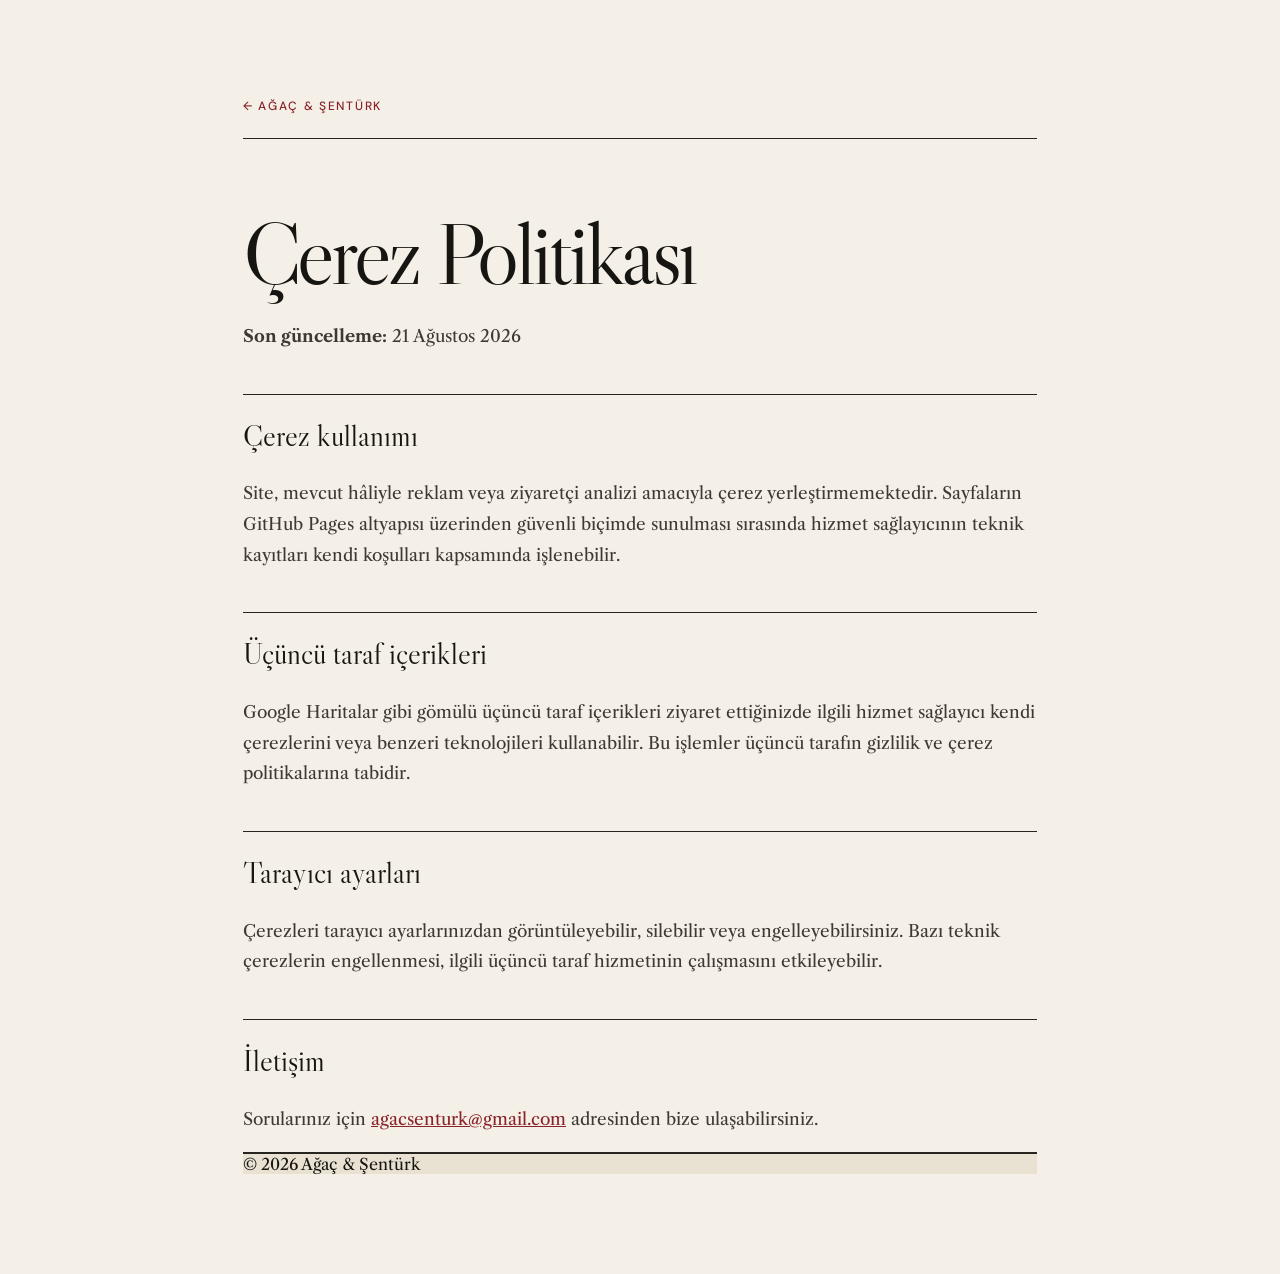
<file: cerez-politikasi.html>
<!doctype html><html lang="tr"><head><meta charset="utf-8"><meta name="viewport" content="width=device-width,initial-scale=1"><title>Çerez Politikası — Ağaç &amp; Şentürk</title><link rel="icon" href="assets/favicon.svg" type="image/svg+xml"><link rel="stylesheet" href="assets/editorial.css"><style>.legal{max-width:850px;margin:0 auto;padding:70px 28px 100px}.legal-nav{border-bottom:1px solid var(--rule);padding:24px 0}.legal-nav a{color:var(--ink);text-decoration:none;font:500 12px var(--sans);letter-spacing:.14em;text-transform:uppercase}.legal h1{font:400 clamp(48px,8vw,88px)/1 var(--display);letter-spacing:-.04em;margin:70px 0 24px}.legal h2{font:400 30px var(--display);border-top:1px solid var(--rule);padding-top:22px;margin-top:42px}.legal p{font:400 17px/1.8 var(--serif);color:#3e3933}.legal a{color:var(--wine)}</style></head><body><div class="legal"><nav class="legal-nav"><a href="index.html">← Ağaç &amp; Şentürk</a></nav><main><h1>Çerez Politikası</h1><p><strong>Son güncelleme:</strong> 21 Ağustos 2026</p><h2>Çerez kullanımı</h2><p>Site, mevcut hâliyle reklam veya ziyaretçi analizi amacıyla çerez yerleştirmemektedir. Sayfaların GitHub Pages altyapısı üzerinden güvenli biçimde sunulması sırasında hizmet sağlayıcının teknik kayıtları kendi koşulları kapsamında işlenebilir.</p><h2>Üçüncü taraf içerikleri</h2><p>Google Haritalar gibi gömülü üçüncü taraf içerikleri ziyaret ettiğinizde ilgili hizmet sağlayıcı kendi çerezlerini veya benzeri teknolojileri kullanabilir. Bu işlemler üçüncü tarafın gizlilik ve çerez politikalarına tabidir.</p><h2>Tarayıcı ayarları</h2><p>Çerezleri tarayıcı ayarlarınızdan görüntüleyebilir, silebilir veya engelleyebilirsiniz. Bazı teknik çerezlerin engellenmesi, ilgili üçüncü taraf hizmetinin çalışmasını etkileyebilir.</p><h2>İletişim</h2><p>Sorularınız için <a href="mailto:agacsenturk@gmail.com">agacsenturk@gmail.com</a> adresinden bize ulaşabilirsiniz.</p></main><footer>© 2026 Ağaç &amp; Şentürk</footer></div></body></html>
</file>
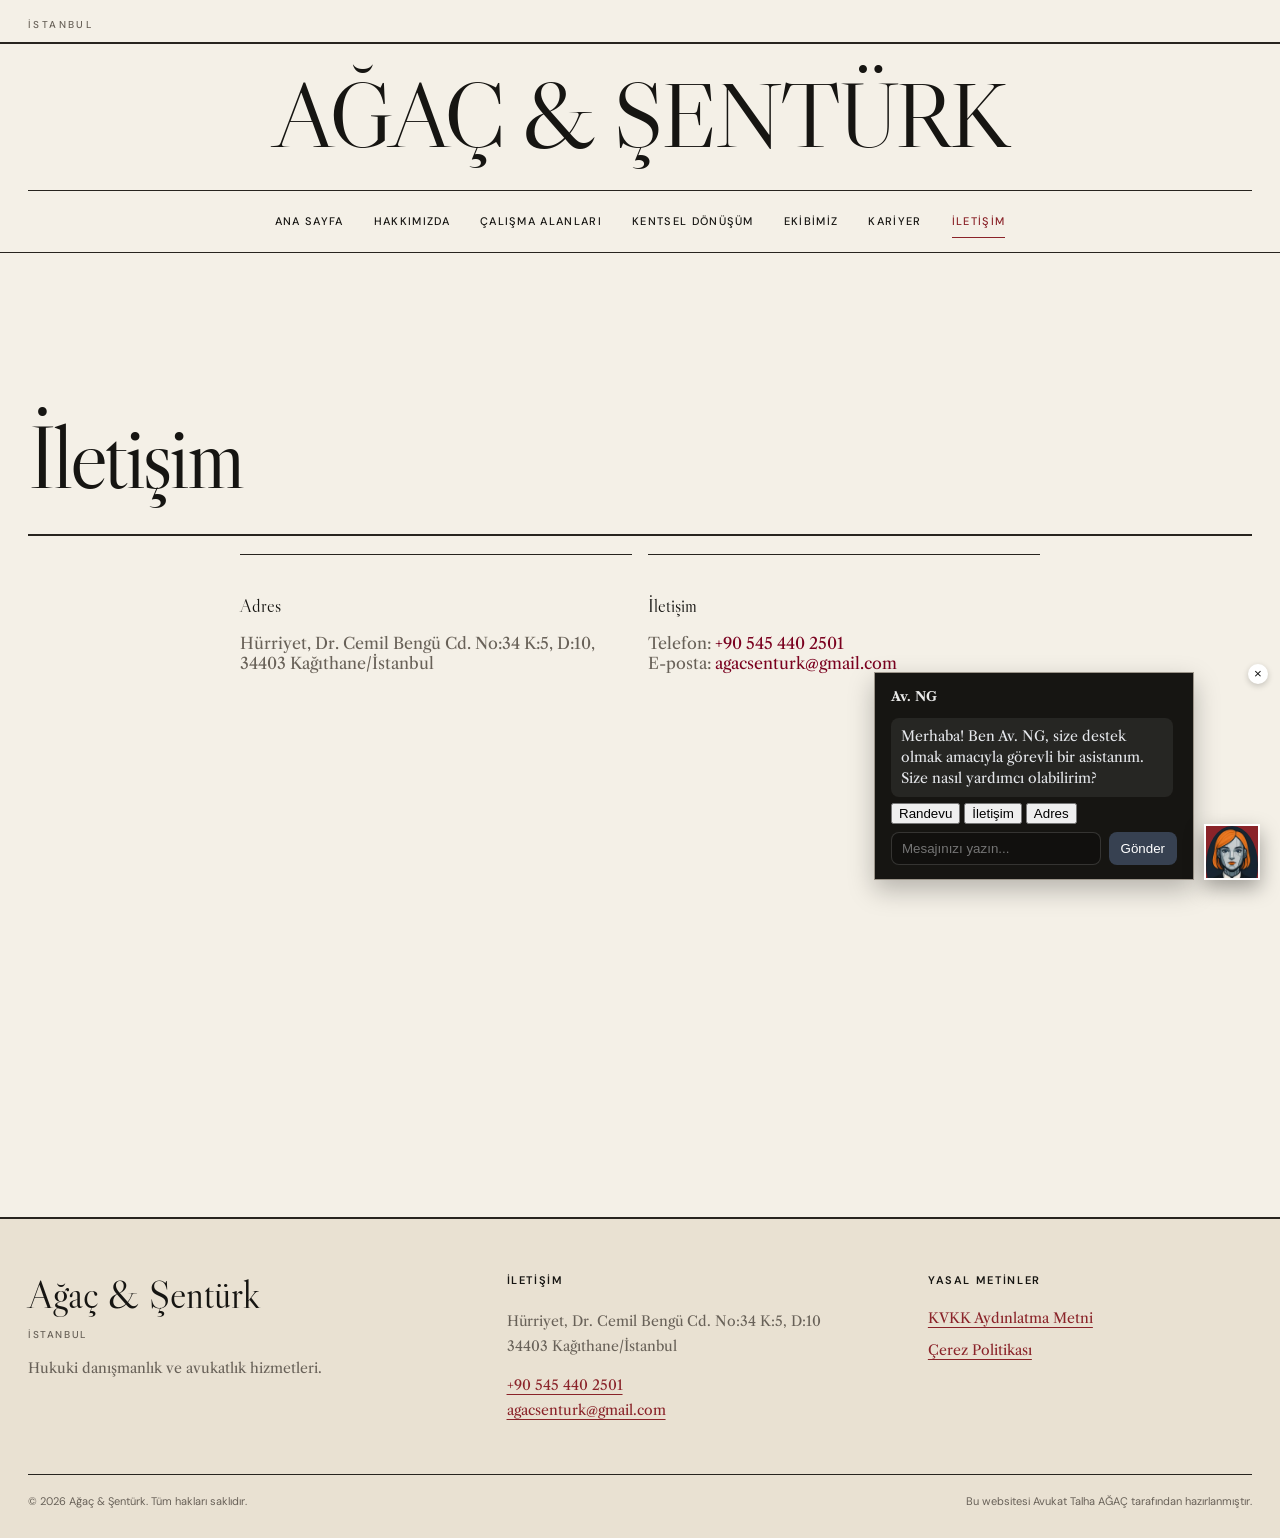
<file: iletisim.html>
<!DOCTYPE html>
<html lang="tr">
  <head>
    <meta charset="utf-8" />
    <meta name="viewport" content="width=device-width, initial-scale=1" />
    <title>İletişim — Ağaç & Şentürk</title>
    <link rel="canonical" href="https://agacsenturk.com/iletisim" />
    <link rel="icon" href="assets/favicon.svg" type="image/svg+xml" />
    <meta name="description" content="Ağaç & Şentürk — İletişim" />
    <meta property="og:title" content="İletişim — Ağaç & Şentürk" />
    <meta property="og:description" content="Ağaç & Şentürk — İletişim" />
    <meta property="og:type" content="website" />
    <meta property="og:url" content="https://agacsenturk.com/iletisim" />
    <meta property="og:image" content="https://agacsenturk.com/assets/logo.png" />
    <style>
      :root { --burgundy:#7A001F; --black:#0B0B0B; --metallic:#A7A9AC; --light:#F3F4F6; --white:#fff; }
      body { 
        margin:0; 
        font-family: ui-sans-serif, system-ui, -apple-system, Segoe UI, Roboto, Helvetica, Arial; 
        color: var(--black);
        background: url('assets/site-background.webp') fixed;
        background-size: cover;
        background-position: center;
        position: relative;
      }
      /* Arka plan overlay kaldırıldı */
      main {
        position: relative;
        z-index: 1;
      }
      .container { max-width: 1100px; margin: 0 auto; padding: 0 16px; }
      header { position: sticky; top:0; z-index:50; background: var(--white); border-bottom:1px solid var(--metallic); }
      header .row { height:64px; display:flex; align-items:center; justify-content:space-between; }
      header nav a { text-decoration:none; color:var(--black); margin-left:18px; font-size:14px; font-weight:600; }
      header nav a.burgundy { color: var(--burgundy); }
      header nav a.contact-btn { background: var(--black); color: var(--white); padding: 8px 16px; border-radius: 20px; }
      .menu-toggle { display:none; border:0; background:transparent; font-size:28px; cursor:pointer; padding:6px 10px; }
      .logo { height: 36px; object-fit: contain; mix-blend-mode: multiply; }
      h1,h2 { letter-spacing:.5px }
      section { padding: 48px 0; }
      .grid { display:grid; gap:16px; grid-template-columns:repeat(auto-fit,minmax(280px,1fr)); }
      .card { background: var(--white); border:1px solid var(--metallic); border-radius:10px; padding:18px; }
      .muted { color:#4B5563 }
      footer { background: var(--black); color: var(--white); }
      .footer-logo { height: 28px; object-fit: contain; mix-blend-mode: multiply; filter: grayscale(20%); }
      /* Chatbot */
      .chatbot-wrap { position: fixed; right: 20px; bottom: 20px; z-index: 9999; display: flex; align-items: flex-end; gap: 10px; }
      .chatbot-bubble { background: #000814; color: #fff; padding: 14px 16px; border-radius: 12px 12px 12px 0; max-width: 320px; box-shadow: 0 10px 24px rgba(0,0,0,.25); font-size: 14px; line-height: 1.5; }
      .chatbot-bubble strong { display:block; margin-bottom:6px; font-size: 13px; letter-spacing:.2px; opacity:.9 }
      .chatbot-msgs { max-height: 220px; overflow:auto; padding-right: 4px; scrollbar-color: rgba(255,255,255,.25) transparent; }
      .chatbot-msgs::-webkit-scrollbar { width: 8px; }
      .chatbot-msgs::-webkit-scrollbar-track { background: rgba(255,255,255,.06); border-radius: 8px; }
      .chatbot-msgs::-webkit-scrollbar-thumb { background: rgba(255,255,255,.25); border-radius: 8px; }
      .chatbot-msgs::-webkit-scrollbar-thumb:hover { background: rgba(255,255,255,.35); }
      .chatbot-msg { margin: 0 0 10px; color:#E5E7EB; white-space: pre-line; }
      .chatbot-reply { background: rgba(255,255,255,.07); padding:8px 10px; border-radius: 8px; margin: 6px 0; }
      .chatbot-user { background: rgba(255,255,255,.14); padding:8px 10px; border-radius: 8px; margin: 6px 0; text-align: right; color:#FFF; }
      .chatbot-fab { width: 56px; height: 56px; border-radius: 50%; border: 2px solid #fff; background: #0b0b0b; display: grid; place-items:center; box-shadow: 0 8px 20px rgba(0,0,0,.35); cursor: pointer; padding:0; overflow:hidden }
      .chatbot-fab img { width:100%; height:100%; object-fit: contain; border-radius: 50%; display:block }
      .chatbot-initials { display:none; width:100%; height:100%; border-radius:50%; background:#111827; color:#fff; font-weight:700; font-size:12px; letter-spacing:.5px; align-items:center; justify-content:center }
      .chatbot-close { position:absolute; top:-8px; right:-8px; background:#fff; color:#111; border:0; width:20px; height:20px; border-radius:50%; cursor:pointer; box-shadow:0 2px 6px rgba(0,0,0,.2) }
      .chatbot-form { display:flex; gap:8px; margin-top:8px }
      .chatbot-input { flex:1; padding:8px 10px; border-radius:8px; border:1px solid rgba(255,255,255,.15); background:rgba(0,0,0,.2); color:#fff; outline:none }
      .chatbot-send { padding:8px 12px; border-radius:8px; border:0; background:#374151; color:#fff; cursor:pointer }
      @media (max-width: 760px) {
        .menu-toggle { display:block; }
        header nav { display:none; position:absolute; top:64px; left:0; right:0; padding:12px 16px 18px; background:#fff; border-bottom:1px solid var(--metallic); box-shadow:0 8px 16px rgba(0,0,0,.12); }
        header nav.open { display:flex; flex-direction:column; gap:4px; }
        header nav a { margin:0; padding:11px 8px; }
        .chatbot-bubble { max-width:calc(100vw - 110px); }
      }
    </style>
    <link rel="stylesheet" href="assets/editorial.css" />
  </head>
  <body>
    <a class="skip-link" href="#main-content">İçeriğe geç</a>
    <header class="site-header">
      <div class="container row">
        <a class="editorial-brand" href="index.html" aria-label="Ağaç ve Şentürk ana sayfa">
          <strong>Ağaç &amp; Şentürk</strong>
        </a>
        <button class="menu-toggle" type="button" aria-label="Menüyü aç" aria-expanded="false" aria-controls="site-nav">
          <span aria-hidden="true">☰</span>
        </button>
        <nav id="site-nav" aria-label="Ana menü">
          <a href="index.html">Ana Sayfa</a>
          <a href="index.html#hakkimizda">Hakkımızda</a>
          <a href="index.html#calisma-alanlari">Çalışma Alanları</a>
          <a href="index.html#kentsel-donusum">Kentsel Dönüşüm</a>
          <a href="avukatlar.html">Ekibimiz</a>
          <a href="index.html#kariyer">Kariyer</a>
          <a href="iletisim.html" class="contact-btn" aria-current="page">İletişim</a>
        </nav>
      </div>
    </header>

    <main id="main-content">
      <section>
        <div class="container">
          <h1 style="font-size:32px;font-weight:800;color:var(--burgundy);margin-bottom:18px;text-align:center">İletişim</h1>
          <div style="max-width:800px;margin:0 auto">
            <div class="grid">
              <div class="card">
                <h3 style="font-size:18px;font-weight:700;margin-bottom:6px">Adres</h3>
                <p class="muted">Hürriyet, Dr. Cemil Bengü Cd. No:34 K:5, D:10, 34403 Kağıthane/İstanbul</p>
              </div>
              <div class="card">
                <h3 style="font-size:18px;font-weight:700;margin-bottom:6px">İletişim</h3>
                <p class="muted">
                  Telefon: <a href="tel:+905454402501" style="color:var(--burgundy);text-decoration:none">+90 545 440 2501</a><br/>
                  E-posta: <a href="mailto:agacsenturk@gmail.com" style="color:var(--burgundy);text-decoration:none">agacsenturk@gmail.com</a>
                </p>
              </div>
            </div>
            
            <div style="margin-top:32px;border-radius:12px;overflow:hidden;height:400px">
              <iframe
                title="Ağaç & Şentürk konumu"
                src="https://www.google.com/maps?q=A%C4%9Fa%C3%A7%20%26%20%C5%9Eent%C3%BCrk%2C%20Ka%C4%9F%C4%B1thane%2F%C4%B0stanbul&output=embed"
                width="100%" 
                height="100%" 
                style="border:0" 
                allowfullscreen="" 
                loading="lazy" 
                referrerpolicy="no-referrer-when-downgrade">
              </iframe>
            </div>
          </div>
        </div>
      </section>
    </main>

    <footer class="site-footer">
      <div class="container">
        <div class="footer-grid">
          <div class="footer-identity">
            <a class="footer-brand" href="index.html">Ağaç &amp; Şentürk</a>
            <p class="footer-kicker">İstanbul</p>
            <p>Hukuki danışmanlık ve avukatlık hizmetleri.</p>
          </div>
          <div>
            <h2>İletişim</h2>
            <p>Hürriyet, Dr. Cemil Bengü Cd. No:34 K:5, D:10<br />34403 Kağıthane/İstanbul</p>
            <p><a href="tel:+905454402501">+90 545 440 2501</a><br /><a href="mailto:agacsenturk@gmail.com">agacsenturk@gmail.com</a></p>
          </div>
          <div>
            <h2>Yasal Metinler</h2>
            <ul class="footer-links">
              <li><a href="kvkk-aydinlatma-metni.html">KVKK Aydınlatma Metni</a></li>
              <li><a href="cerez-politikasi.html">Çerez Politikası</a></li>
            </ul>
          </div>
        </div>
        <div class="footer-bottom">
          <p>© <span id="y"></span> Ağaç &amp; Şentürk. Tüm hakları saklıdır.</p>
          <p>Bu websitesi Avukat Talha AĞAÇ tarafından hazırlanmıştır.</p>
        </div>
      </div>
    </footer>
    <!-- Chatbot - Av. NG -->
    <div class="chatbot-wrap" id="ng-wrap" style="display:flex">
      <div class="chatbot-bubble" id="ng-bubble">
        <button class="chatbot-close" aria-label="Kapat" onclick="document.getElementById('ng-bubble').style.display='none'">×</button>
        <strong>Av. NG</strong>
        <div class="chatbot-msgs" id="ng-msgs">
          <p class="chatbot-msg chatbot-reply">Merhaba! Ben Av. NG, size destek olmak amacıyla görevli bir asistanım. Size nasıl yardımcı olabilirim?</p>
        </div>
        <div class="chatbot-quick" id="ng-quick">
          <button type="button" class="chatbot-chip" data-msg="Randevu almak istiyorum">Randevu</button>
          <button type="button" class="chatbot-chip" data-msg="Telefon ve e-posta bilginiz nedir?">İletişim</button>
          <button type="button" class="chatbot-chip" data-msg="Adresinizi paylaşır mısınız?">Adres</button>
        </div>
        <form class="chatbot-form" id="ng-form">
          <input class="chatbot-input" id="ng-input" type="text" placeholder="Mesajınızı yazın..." autocomplete="off" />
          <button class="chatbot-send" type="submit">Gönder</button>
        </form>
      </div>
      <button class="chatbot-fab" id="ng-fab" aria-label="Sohbeti aç/kapat">
        <img src="assets/av-ng.webp" alt="Av. NG" width="360" height="360" onerror="this.style.display='none'; this.previousElementSibling && (this.previousElementSibling.style.display='flex')">
        <span class="chatbot-initials">NG</span>
      </button>
    </div>
    <script>document.getElementById('y').textContent = new Date().getFullYear();</script>
    <script>
      const bubble = document.getElementById('ng-bubble');
      const fab = document.getElementById('ng-fab');
      fab.addEventListener('click', ()=>{
        bubble.style.display = (bubble.style.display === 'none') ? 'block' : 'none';
      });
      const form = document.getElementById('ng-form');
      const input = document.getElementById('ng-input');
      const msgs = document.getElementById('ng-msgs');
      const AUTO_REPLY = 'Bu konuda avukatlarımız ile iletişime geçmenizi öneriyorum.\nİletişim için: Telefon: +90 545 440 2501 - E-posta: agacsenturk@gmail.com\nOfisimize Hürriyet, Dr. Cemil Bengü Cd. No:34 K:5, D:10,\n34403 Kağıthane/İstanbul adresinden ulaşabilirsiniz.';
      const MAPS_URL = 'https://www.google.com/maps/search/?api=1&query=A%C4%9Fa%C3%A7%20%26%20%C5%9Eent%C3%BCrk%2C%20Ka%C4%9F%C4%B1thane%2F%C4%B0stanbul';
      const MAP_REPLY = 'Adresimiz: Hürriyet, Dr. Cemil Bengü Cd. No:34 K:5, D:10, 34403 Kağıthane/İstanbul\n<a href="'+MAPS_URL+'" target="_blank" rel="noopener">Google Haritalar\'da Aç</a>';
      const CONTACT_REPLY = 'Telefon: +90 545 440 2501\nE-posta: agacsenturk@gmail.com';
      function sendMessage(val){
        if(!val) return;
        const user = document.createElement('p');
        user.className = 'chatbot-msg chatbot-user';
        user.textContent = val;
        msgs.appendChild(user);
        const reply = document.createElement('p');
        reply.className = 'chatbot-msg chatbot-reply';
        if(/iletişim|randevu/i.test(val)) {
          reply.textContent = CONTACT_REPLY;
        } else if(/adres/i.test(val)) {
          reply.innerHTML = MAP_REPLY;
        } else {
          reply.textContent = AUTO_REPLY;
        }
        msgs.appendChild(reply);
        msgs.scrollTop = msgs.scrollHeight;
      }
      form.addEventListener('submit', function(e){
        e.preventDefault();
        const val = input.value.trim();
        input.value='';
        sendMessage(val);
      });
      document.querySelectorAll('#ng-quick .chatbot-chip').forEach(function(btn){
        btn.addEventListener('click', function(){
          sendMessage(this.getAttribute('data-msg'));
        });
      });
      const menuButton = document.querySelector('.menu-toggle');
      const siteNav = document.getElementById('site-nav');
      menuButton.addEventListener('click', function(){
        const open = siteNav.classList.toggle('open');
        menuButton.setAttribute('aria-expanded', String(open));
        menuButton.setAttribute('aria-label', open ? 'Menüyü kapat' : 'Menüyü aç');
      });
      function closeMenu() {
        siteNav.classList.remove('open');
        menuButton.setAttribute('aria-expanded', 'false');
        menuButton.setAttribute('aria-label', 'Menüyü aç');
      }
      siteNav.querySelectorAll('a').forEach(link => link.addEventListener('click', closeMenu));
      document.addEventListener('keydown', event => {
        if (event.key === 'Escape' && siteNav.classList.contains('open')) {
          closeMenu();
          menuButton.focus();
        }
      });
    </script>
  </body>
</html>
</file>
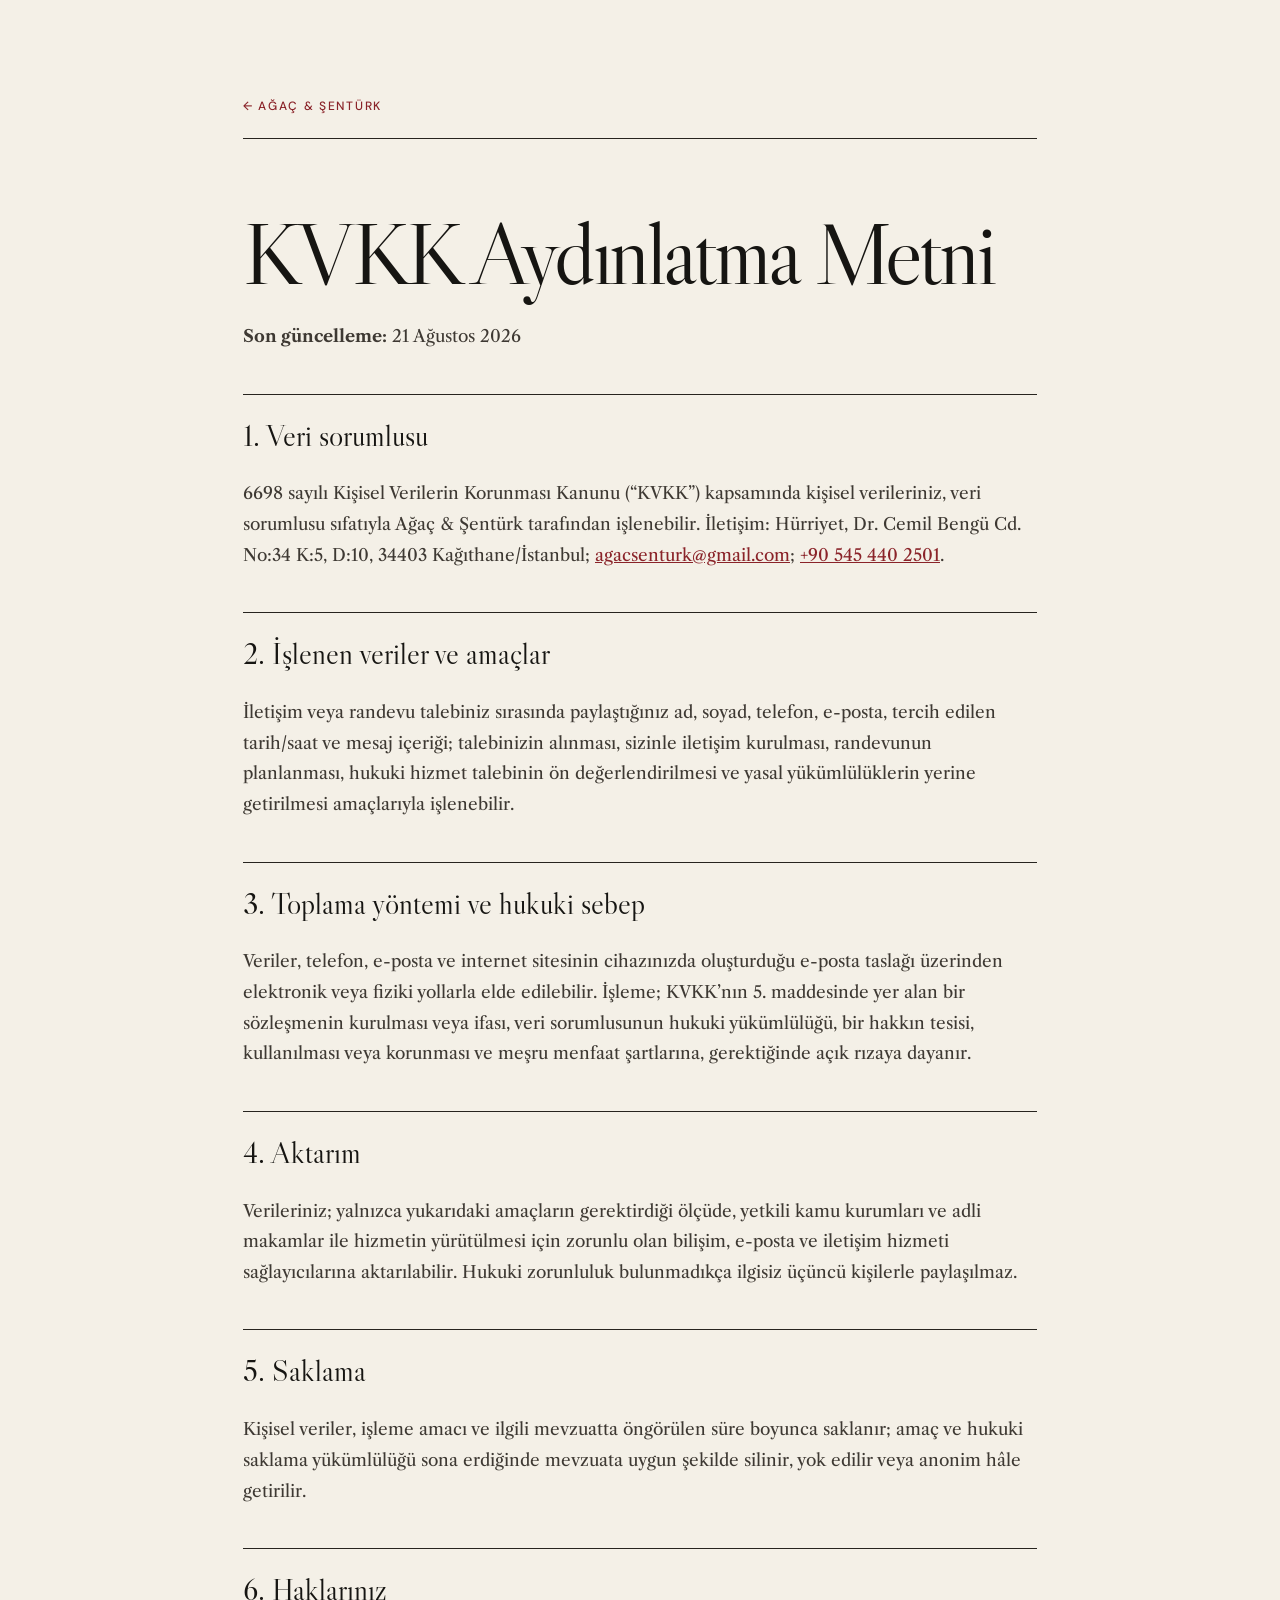
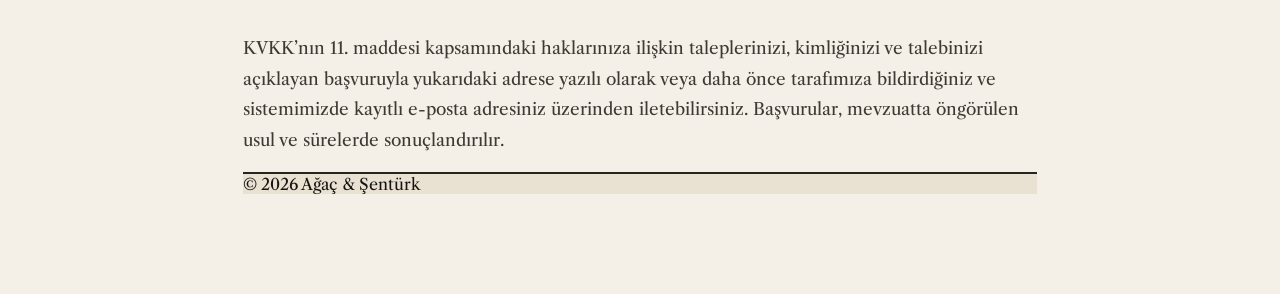
<file: kvkk-aydinlatma-metni.html>
<!doctype html><html lang="tr"><head><meta charset="utf-8"><meta name="viewport" content="width=device-width,initial-scale=1"><title>KVKK Aydınlatma Metni — Ağaç &amp; Şentürk</title><link rel="icon" href="assets/favicon.svg" type="image/svg+xml"><link rel="stylesheet" href="assets/editorial.css"><style>.legal{max-width:850px;margin:0 auto;padding:70px 28px 100px}.legal-nav{border-bottom:1px solid var(--rule);padding:24px 0}.legal-nav a{color:var(--ink);text-decoration:none;font:500 12px var(--sans);letter-spacing:.14em;text-transform:uppercase}.legal h1{font:400 clamp(48px,8vw,88px)/1 var(--display);letter-spacing:-.04em;margin:70px 0 24px}.legal h2{font:400 30px var(--display);border-top:1px solid var(--rule);padding-top:22px;margin-top:42px}.legal p{font:400 17px/1.8 var(--serif);color:#3e3933}.legal a{color:var(--wine)}</style></head><body><div class="legal"><nav class="legal-nav"><a href="index.html">← Ağaç &amp; Şentürk</a></nav><main><h1>KVKK Aydınlatma Metni</h1><p><strong>Son güncelleme:</strong> 21 Ağustos 2026</p><h2>1. Veri sorumlusu</h2><p>6698 sayılı Kişisel Verilerin Korunması Kanunu (“KVKK”) kapsamında kişisel verileriniz, veri sorumlusu sıfatıyla Ağaç &amp; Şentürk tarafından işlenebilir. İletişim: Hürriyet, Dr. Cemil Bengü Cd. No:34 K:5, D:10, 34403 Kağıthane/İstanbul; <a href="mailto:agacsenturk@gmail.com">agacsenturk@gmail.com</a>; <a href="tel:+905454402501">+90 545 440 2501</a>.</p><h2>2. İşlenen veriler ve amaçlar</h2><p>İletişim veya randevu talebiniz sırasında paylaştığınız ad, soyad, telefon, e-posta, tercih edilen tarih/saat ve mesaj içeriği; talebinizin alınması, sizinle iletişim kurulması, randevunun planlanması, hukuki hizmet talebinin ön değerlendirilmesi ve yasal yükümlülüklerin yerine getirilmesi amaçlarıyla işlenebilir.</p><h2>3. Toplama yöntemi ve hukuki sebep</h2><p>Veriler, telefon, e-posta ve internet sitesinin cihazınızda oluşturduğu e-posta taslağı üzerinden elektronik veya fiziki yollarla elde edilebilir. İşleme; KVKK’nın 5. maddesinde yer alan bir sözleşmenin kurulması veya ifası, veri sorumlusunun hukuki yükümlülüğü, bir hakkın tesisi, kullanılması veya korunması ve meşru menfaat şartlarına, gerektiğinde açık rızaya dayanır.</p><h2>4. Aktarım</h2><p>Verileriniz; yalnızca yukarıdaki amaçların gerektirdiği ölçüde, yetkili kamu kurumları ve adli makamlar ile hizmetin yürütülmesi için zorunlu olan bilişim, e-posta ve iletişim hizmeti sağlayıcılarına aktarılabilir. Hukuki zorunluluk bulunmadıkça ilgisiz üçüncü kişilerle paylaşılmaz.</p><h2>5. Saklama</h2><p>Kişisel veriler, işleme amacı ve ilgili mevzuatta öngörülen süre boyunca saklanır; amaç ve hukuki saklama yükümlülüğü sona erdiğinde mevzuata uygun şekilde silinir, yok edilir veya anonim hâle getirilir.</p><h2>6. Haklarınız</h2><p>KVKK’nın 11. maddesi kapsamındaki haklarınıza ilişkin taleplerinizi, kimliğinizi ve talebinizi açıklayan başvuruyla yukarıdaki adrese yazılı olarak veya daha önce tarafımıza bildirdiğiniz ve sistemimizde kayıtlı e-posta adresiniz üzerinden iletebilirsiniz. Başvurular, mevzuatta öngörülen usul ve sürelerde sonuçlandırılır.</p></main><footer>© 2026 Ağaç &amp; Şentürk</footer></div></body></html>
</file>
<file: assets/editorial.css>
@import url('https://fonts.googleapis.com/css2?family=DM+Sans:wght@400;500;600&family=Libre+Caslon+Display&family=Libre+Caslon+Text:ital,wght@0,400;0,700;1,400&display=swap');

:root {
  --paper: #f4f0e7;
  --paper-deep: #e9e1d2;
  --ink: #161512;
  --wine: #8a2329;
  --rule: #27241f;
  --quiet: #686158;
  --serif: "Libre Caslon Text", Georgia, "Times New Roman", serif;
  --display: "Libre Caslon Display", Georgia, "Times New Roman", serif;
  --sans: "DM Sans", Arial, sans-serif;
}

html { background: var(--paper); }
*, *::before, *::after { box-sizing: border-box; }
body {
  margin: 0;
  background: var(--paper) !important;
  color: var(--ink) !important;
  font-family: var(--serif) !important;
}
.bg-cover { display: none !important; }
.container { max-width: 1380px !important; padding-inline: 28px !important; }
img { max-width: 100%; }
a, button, input, textarea, select { -webkit-tap-highlight-color: transparent; }
a:focus-visible, button:focus-visible, input:focus-visible, textarea:focus-visible, select:focus-visible {
  outline: 3px solid var(--wine);
  outline-offset: 4px;
}
.skip-link { position: fixed; top: 8px; left: 8px; z-index: 10000; padding: 12px 16px; color: var(--paper); background: var(--ink); transform: translateY(-160%); }
.skip-link:focus { transform: translateY(0); }
section[id] { scroll-margin-top: 110px; }

header {
  position: relative !important;
  background: rgba(244,240,231,.98) !important;
  border: 0 !important;
  padding-top: 20px;
}
header::before {
  content: "İSTANBUL";
  display: block;
  max-width: 1324px;
  margin: 0 auto;
  padding: 0 28px 12px;
  color: var(--quiet);
  font: 500 10px/1 var(--sans);
  letter-spacing: .24em;
}
header .row {
  display: grid !important;
  grid-template-columns: minmax(0,1fr) auto;
  min-height: 88px !important;
  height: auto !important;
  align-items: center !important;
  padding-block: 22px 0;
  border-top: 2px solid var(--rule);
  border-bottom: 1px solid var(--rule);
}
.editorial-brand {
  grid-column: 1 / -1;
  padding-bottom: 24px;
  text-align: center;
  color: var(--ink);
  text-decoration: none;
  min-width: 0;
}
.editorial-brand strong {
  display: block;
  font: 400 clamp(40px,7.2vw,108px)/1.08 var(--display);
  letter-spacing: -.035em;
  text-transform: uppercase;
}
.site-header nav {
  grid-column: 1 / -1;
  display: flex;
  flex-wrap: wrap;
  justify-content: center;
  align-items: center;
  gap: 8px 30px;
  padding: 14px 0;
  border-top: 1px solid var(--rule);
}
.site-header .menu-btn, .site-header .menu-toggle { display: none; }
header nav a {
  color: var(--ink) !important;
  font: 500 11px/1.5 var(--sans) !important;
  letter-spacing: .12em;
  text-transform: uppercase;
  margin: 0 !important;
  padding: 8px 0;
}
header nav a:hover, header nav a[aria-current="page"] { color: var(--wine) !important; }
header nav a.contact-btn {
  padding: 8px 0 !important;
  border-radius: 0 !important;
  border-bottom: 1px solid var(--wine);
  background: transparent !important;
  color: var(--wine) !important;
}

.hero {
  min-height: 0 !important;
  padding: 24px 0 34px !important;
  background: var(--paper) !important;
  color: var(--ink) !important;
}
.hero .wrap { text-align: left !important; }
.editorial-hero {
  display: grid;
  grid-template-columns: minmax(0,.92fr) minmax(0,1.35fr);
  gap: 28px;
  border-bottom: 2px solid var(--rule);
  padding-bottom: 24px;
}
.hero-copy {
  display: flex;
  flex-direction: column;
  justify-content: center;
  border-top: 1px solid var(--rule);
  border-bottom: 1px solid var(--rule);
  padding: 35px 3vw 35px 0;
}
.eyebrow, .section-kicker {
  color: var(--wine);
  font: 600 10px/1.3 var(--sans);
  letter-spacing: .22em;
  text-transform: uppercase;
}
.hero h1 {
  max-width: 700px;
  margin: 22px 0 20px !important;
  color: var(--ink) !important;
  font: 400 clamp(46px,6vw,91px)/.96 var(--display) !important;
  letter-spacing: -.045em !important;
}
.hero .hero-deck {
  max-width: 590px;
  margin: 0 0 28px;
  color: #38342e;
  font: 400 17px/1.7 var(--serif);
}
.hero-media {
  position: relative;
  margin: 0;
  min-height: 480px;
  overflow: hidden;
  background: #d8d0c3;
}
.hero-media img {
  position: absolute;
  inset: 0;
  width: 100%; height: 100%; object-fit: cover; display: block;
  filter: grayscale(100%) contrast(1.05) sepia(.08);
}
.hero-media figcaption {
  position: absolute; inset: auto 0 0;
  padding: 10px 14px;
  background: rgba(20,18,15,.84);
  color: #f7f2e8;
  font: 500 9px/1.4 var(--sans);
  letter-spacing: .18em;
  text-transform: uppercase;
}
.btn, .hero .btn-primary {
  align-self: flex-start;
  width: fit-content;
  padding: 12px 0 7px !important;
  border: 0 !important;
  border-bottom: 1px solid var(--wine) !important;
  border-radius: 0 !important;
  background: transparent !important;
  color: var(--wine) !important;
  font: 600 10px/1 var(--sans) !important;
  letter-spacing: .18em;
  text-transform: uppercase;
}

section { padding: 74px 0 !important; }
section h1, section h2, section h3 { font-family: var(--display) !important; font-weight: 400 !important; }
section h2 { color: var(--ink) !important; font-size: clamp(38px,5vw,64px) !important; letter-spacing: -.035em !important; }
#hakkimizda { background: var(--paper) !important; color: var(--ink); }
#hakkimizda > .container { display: grid; grid-template-columns: .7fr 1.3fr; gap: 60px; }
#hakkimizda h2, #hakkimizda p { color: var(--ink) !important; }
#hakkimizda > .container > p { font-size: 19px; line-height: 1.75 !important; margin-top: 0; }
#hakkimizda .grid { grid-column: 2; grid-template-columns: 1fr 1fr !important; }
.card,
#calisma-alanlari .container > div > div,
#iletisim .container > div > div,
#hizli-randevu form {
  background: transparent !important;
  border: 0 !important;
  border-top: 1px solid var(--rule) !important;
  border-radius: 0 !important;
  box-shadow: none !important;
}
.card { padding: 22px 0 !important; }
.card p, .muted { color: var(--quiet) !important; }

#calisma-alanlari {
  background: var(--paper-deep) !important;
  border-top: 1px solid var(--rule);
  border-bottom: 1px solid var(--rule);
}
#calisma-alanlari h2, #calisma-alanlari > .container > p { text-align: left !important; margin-left: 0 !important; }
#calisma-alanlari .container > div[style^="display:grid"] { grid-template-columns: repeat(4,1fr) !important; gap: 0 !important; counter-reset: practice; }
#calisma-alanlari .container > div > div {
  counter-increment: practice;
  min-height: 220px;
  padding: 26px 22px !important;
  border-top: 1px solid var(--rule) !important;
  border-right: 1px solid rgba(39,36,31,.28) !important;
}
#calisma-alanlari .container > div > div::before {
  content: counter(practice, decimal-leading-zero);
  display: block;
  margin-bottom: 20px;
  color: var(--wine);
  font: 400 24px/1 var(--display);
}
#calisma-alanlari .container > div > div > div { display:none; }
#calisma-alanlari h3 { color: var(--ink) !important; font-size: 24px !important; }

.urban-renewal {
  color: var(--paper) !important;
  background: var(--ink) !important;
}
.urban-renewal::before { display: none; }
.urban-lead h2 { color: var(--paper) !important; }
.urban-kicker { color: #d59a9d !important; }
.urban-kicker::before { background: #d59a9d !important; }
.urban-services { gap: 0 !important; border-top: 1px solid #706b63; }
.urban-service {
  min-height: 300px !important;
  padding: 30px !important;
  border: 0 !important;
  border-right: 1px solid #706b63 !important;
  border-radius: 0 !important;
  background: transparent !important;
  box-shadow: none !important;
}
.urban-service .number { border: 0 !important; display: block !important; color: #d59a9d !important; font: 400 26px/1 var(--display) !important; }
.urban-service h3 { font-size: 28px !important; }
.urban-note { border-left: 0 !important; border-top: 1px solid #706b63; background: transparent !important; }

#kariyer { background: var(--wine) !important; color: var(--paper) !important; }
#kariyer h2, #kariyer p, #kariyer a { color: var(--paper) !important; }
#iletisim, #hizli-randevu { background: var(--paper) !important; }
#iletisim h2, #iletisim > .container > p, #hizli-randevu h2, #hizli-randevu > .container > p { text-align: left !important; margin-left: 0 !important; }
#iletisim iframe { filter: grayscale(1) sepia(.08); }
#iletisim a, #hizli-randevu a { color: var(--wine) !important; }
#iletisim a.directions-link {
  display: inline-flex;
  align-items: center;
  min-height: 44px;
  color: var(--paper) !important;
  background: var(--wine) !important;
  border-radius: 0 !important;
  padding: 12px 20px !important;
  font: 600 12px/1.5 var(--sans);
}
#hizli-randevu input, #hizli-randevu textarea, #hizli-randevu select {
  border: 0 !important;
  border-bottom: 1px solid var(--rule) !important;
  border-radius: 0 !important;
  background: transparent !important;
  font-family: var(--sans);
}
#hizli-randevu .button-solid {
  min-height: 44px;
  padding: 12px 22px;
  color: var(--paper);
  background: var(--wine);
  border: 1px solid var(--wine);
  border-radius: 0;
  font: 600 12px/1.5 var(--sans);
  letter-spacing: .1em;
  cursor: pointer;
}
#hizli-randevu .button-solid:hover, #iletisim a.directions-link:hover { background: var(--ink) !important; }
#hizli-randevu input:not([type="checkbox"]), #hizli-randevu textarea, #hizli-randevu select { width: 100%; min-width: 0; font-size: 16px; }
#hizli-randevu input[type="checkbox"] { flex: 0 0 18px; width: 18px; height: 18px; accent-color: var(--wine); }

footer, footer[style] {
  background: var(--paper-deep) !important;
  color: var(--ink) !important;
  border-top: 2px solid var(--rule) !important;
}
.site-footer { padding: 54px 0 28px; }
.footer-grid { display: grid; grid-template-columns: minmax(0,1.15fr) minmax(0,1fr) minmax(0,.85fr); gap: 40px; }
.footer-grid > div { min-width: 0; }
.footer-grid h2 { margin: 0 0 20px; font: 600 11px/1.4 var(--sans); letter-spacing: .15em; text-transform: uppercase; }
footer a { color: var(--wine); overflow-wrap: anywhere; text-underline-offset: 4px; }
footer p { color: var(--quiet); font: 400 14px/1.8 var(--serif); }
.footer-brand { display: block; color: var(--ink); text-decoration: none; font: 400 clamp(28px,3vw,42px)/1.15 var(--display); }
.footer-kicker { font: 500 10px/1.4 var(--sans); letter-spacing: .16em; text-transform: uppercase; }
.footer-links { list-style: none; margin: 0; padding: 0; }
.footer-links li { margin-bottom: 14px; font-size: 14px; }
.footer-bottom { display: flex; flex-wrap: wrap; gap: 12px 36px; justify-content: space-between; margin-top: 36px; padding-top: 18px; border-top: 1px solid var(--rule); }
.footer-bottom p { margin: 0; font: 400 11px/1.6 var(--sans); }
.chatbot-bubble { background: var(--ink) !important; border: 1px solid #9c958a; border-radius: 0 !important; }
.chatbot-fab { background: var(--wine) !important; border-radius: 0 !important; }
.chatbot-input { min-width: 0; }
.chatbot-bubble a { color: #f4f0e7; text-underline-offset: 3px; }

/* Alt sayfalar */
body > main > section:first-child:not(.hero) { background: var(--paper) !important; min-height: 52vh; }
body > main > section:first-child:not(.hero) h1 {
  color: var(--ink) !important;
  text-align: left !important;
  font-size: clamp(48px,7vw,90px) !important;
  letter-spacing: -.04em !important;
  border-bottom: 2px solid var(--rule);
  padding-bottom: 22px;
}
body > main > section:first-child:not(.hero) .card { color: var(--ink) !important; }
body > main > section:first-child:not(.hero) .card [style*="color:white"] { color: var(--ink) !important; }
.team-list { max-width: 1180px; margin: 44px auto 0; }
.team-profile {
  display: grid;
  grid-template-columns: minmax(0,.8fr) minmax(0,1.2fr);
  gap: 48px;
  padding: 42px 0;
  border-top: 1px solid var(--rule);
}
.profile-heading { min-width: 0; }
.profile-portrait { width: 190px; max-width: 100%; aspect-ratio: 4 / 5; overflow: hidden; margin-bottom: 24px; background: var(--paper-deep); }
.profile-portrait img { display: block; width: 100%; height: 100%; object-fit: cover; filter: grayscale(1); }
.profile-monogram { display: grid; place-items: center; height: 100%; color: var(--wine); font: 400 60px/1 var(--display); }
.profile-title h2 { margin: 0 0 14px; font-size: clamp(30px,3vw,42px) !important; line-height: 1.15; }
.profile-role { margin: 0; color: var(--wine); font: 500 11px/1.7 var(--sans); letter-spacing: .08em; }
.profile-bio { min-width: 0; padding-top: 4px; font-size: 16px; }

@media (max-width: 980px) {
  header .row { align-items: center !important; min-height: 68px !important; }
  .site-header nav { gap: 8px 18px; }
  .editorial-hero { grid-template-columns: 1fr; }
  .hero-media { min-height: 360px; }
  .footer-grid { grid-template-columns: repeat(2,minmax(0,1fr)); }
  #calisma-alanlari .container > div[style^="display:grid"] { grid-template-columns: repeat(2,1fr) !important; }
}

@media (max-width: 768px) {
  .container { padding-inline: 18px !important; }
  header { padding-top: 0; position: sticky !important; top: 0; }
  header::before { display: none; }
  header .row { border-top: 0; padding-block: 14px; gap: 12px; }
  .editorial-brand { grid-column: 1; text-align: left; padding: 0; }
  .editorial-brand strong { font-size: clamp(24px,5.5vw,40px); }
  .site-header .menu-btn, .site-header .menu-toggle { display: inline-flex; align-items: center; justify-content: center; width: 44px; height: 44px; padding: 0; border: 1px solid var(--rule); background: transparent; color: var(--ink); cursor: pointer; font-size: 24px; }
  .site-header .menu-btn span { display: inline; width: auto; height: auto; margin: 0; background: none; }
  .site-header nav {
    position: absolute;
    display: none;
    flex-direction: column;
    align-items: stretch;
    top: 100% !important;
    left: 0;
    right: 0;
    padding: 12px 18px 20px;
    max-height: calc(100dvh - 110px);
    overflow-y: auto;
    background: var(--paper) !important;
    border-bottom: 2px solid var(--rule) !important;
  }
  .site-header nav.show, .site-header nav.open { display: flex; }
  header nav a { margin: 0 !important; padding: 12px 0; font-size: 12px !important; }
  .hero { padding-top: 16px !important; }
  .editorial-hero { gap: 16px; }
  .hero-copy { padding: 30px 0; }
  .hero-media { min-height: 240px; aspect-ratio: 4 / 3; }
  .hero h1 { font-size: clamp(42px,11vw,64px) !important; line-height: 1.04 !important; }
  .hero .hero-deck { font-size: 17px; }
  section { padding: 52px 0 !important; }
  #hakkimizda > .container { display: block; }
  #hakkimizda .grid { grid-template-columns: 1fr !important; }
  #calisma-alanlari .container > div[style^="display:grid"] { grid-template-columns: 1fr !important; }
  #calisma-alanlari .container > div > div { min-height: 0; border-right: 0 !important; }
  .urban-services { grid-template-columns: 1fr !important; }
  .urban-service { min-height: 0 !important; border-right: 0 !important; border-bottom: 1px solid #706b63 !important; }
  .footer-grid, .team-profile { grid-template-columns: minmax(0,1fr); }
  .team-profile { gap: 24px; padding: 32px 0; }
  .profile-heading { display: grid; grid-template-columns: 100px minmax(0,1fr); align-items: start; gap: 18px; }
  .profile-portrait { width: 100px; margin: 0; }
  .profile-title h2 { font-size: 29px !important; }
  .profile-role { font-size: 10px; }
  .profile-bio { font-size: 15px; }
}

@media (prefers-reduced-motion: reduce) {
  *, *::before, *::after { scroll-behavior: auto !important; transition: none !important; }
}
</file>
